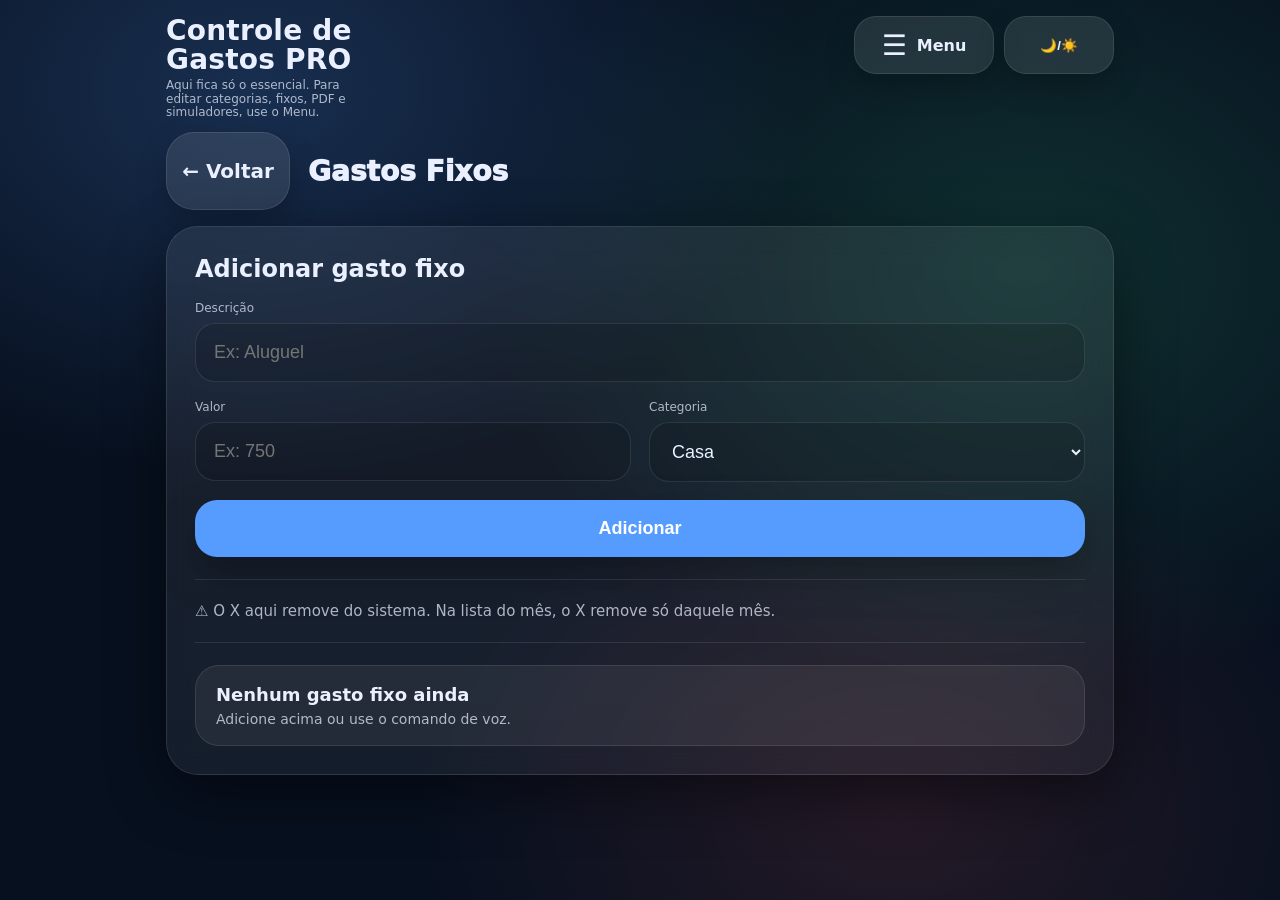
<file: fixos.html>
<!doctype html>
<html lang="pt-BR">
<head>
<meta charset="utf-8"/>
<meta name="viewport" content="width=device-width, initial-scale=1, viewport-fit=cover"/>
<title>Gastos Fixos • Controle de Gastos PRO</title>

<link rel="manifest" href="manifest.json">
<meta name="theme-color" content="#569cff">
<link rel="stylesheet" href="./ui.css">

<style>
:root{
  --bg:#07101f;
  --grad1: rgba(86,156,255,.22);
  --grad2: rgba(57,217,138,.16);
  --grad3: rgba(255,93,93,.12);

  --panel: rgba(255,255,255,.06);
  --panel2: rgba(255,255,255,.08);
  --stroke: rgba(255,255,255,.10);
  --text:#eaf0ff;
  --muted: rgba(234,240,255,.72);
  --accent:#569cff;
  --shadow: 0 18px 60px rgba(0,0,0,.45);
  --glass: blur(14px);
}
.light{
  --panel: rgba(0,0,0,.04);
  --panel2: rgba(0,0,0,.06);
  --stroke: rgba(0,0,0,.08);
  --text:#0d1222;
  --muted: rgba(13,18,34,.68);
  --shadow: 0 18px 60px rgba(0,0,0,.12);
}
*{box-sizing:border-box}
body{
  margin:0;
  min-height:100vh;
  color:var(--text);
  font-family:system-ui,-apple-system,Segoe UI,Roboto,Ubuntu,Cantarell,Noto Sans,sans-serif;
  background:
    radial-gradient(1000px 700px at 20% 10%, var(--grad1), transparent 55%),
    radial-gradient(900px 700px at 80% 30%, var(--grad2), transparent 60%),
    radial-gradient(800px 600px at 70% 90%, var(--grad3), transparent 60%),
    var(--bg);
}
.wrap{max-width:980px;margin:auto;padding:16px;padding-bottom:120px}
.topbar{display:flex;align-items:flex-start;justify-content:space-between;gap:12px;margin-bottom:12px}
.topbar .left{display:flex;gap:14px;align-items:flex-start}
.brand h1{margin:0;font-size:28px;line-height:1.05;font-weight:900}
.brand .sub{margin-top:4px;color:var(--muted);font-size:12px;line-height:1.15;max-width:180px}
.topActions{display:flex;gap:10px;align-items:center}
.pill{
  display:flex;gap:10px;align-items:center;justify-content:center;
  padding:10px 14px;border-radius:22px;
  border:1px solid var(--stroke);
  min-width:140px;
  min-height:58px;
  font-weight:900;
  background:rgba(255,255,255,.10);
  box-shadow:0 12px 30px rgba(0,0,0,.22);
  color:var(--text);
  text-decoration:none;
}
.pill.smallPill{min-width:110px}
.backRow{display:flex;align-items:center;gap:18px;margin:12px 0 16px}
.backBtn{
  display:flex;align-items:center;justify-content:center;gap:8px;
  min-width:124px;min-height:78px;
  border-radius:28px;
  background:rgba(255,255,255,.10);
  border:1px solid var(--stroke);
  box-shadow:0 12px 30px rgba(0,0,0,.22);
  color:var(--text);
  text-decoration:none;
  font-weight:900;
  font-size:20px;
}
.backTitle{font-size:28px;font-weight:950}
.card{
  background: linear-gradient(180deg, var(--panel2), var(--panel));
  border:1px solid var(--stroke);
  border-radius:32px;
  box-shadow:var(--shadow);
  backdrop-filter:var(--glass);
  padding:28px;
}
.card h2{
  margin:0 0 18px;
  font-size:24px;
  font-weight:900;
}
label{
  display:block;
  font-size:12px;
  color:var(--muted);
  margin-bottom:8px;
}
input,select{
  width:100%;
  border-radius:20px;
  padding:18px 18px;
  border:1px solid var(--stroke);
  background:rgba(0,0,0,.14);
  color:var(--text);
  outline:none;
  font-size:18px;
}
.light input,.light select{background:rgba(255,255,255,.72)}
.grid2{display:grid;grid-template-columns:1fr 1fr;gap:18px}
.row{display:flex;gap:14px;align-items:center;flex-wrap:wrap}
.btn{
  appearance:none;border:0;cursor:pointer;
  border-radius:22px;
  padding:18px 26px;
  font-size:18px;
  font-weight:900;
  color:#fff;
  background:var(--accent);
  box-shadow:0 18px 40px rgba(0,0,0,.28);
}
.btn.ghost{
  background:rgba(255,255,255,.08);
  border:1px solid var(--stroke);
  color:var(--text);
}
.hr{height:1px;background:var(--stroke);margin:22px 0}
.small{font-size:12px;color:var(--muted)}
.list{display:grid;gap:14px}
.item{
  display:flex;align-items:center;justify-content:space-between;gap:12px;
  background:rgba(255,255,255,.06);
  border:1px solid var(--stroke);
  border-radius:24px;
  padding:18px 20px;
}
.itemLeft{min-width:0}
.itemTitle{font-size:18px;font-weight:900;white-space:nowrap;overflow:hidden;text-overflow:ellipsis}
.itemMeta{margin-top:6px;color:var(--muted);font-size:14px}
.badge{
  display:inline-flex;align-items:center;gap:8px;
  padding:8px 12px;border-radius:999px;
  border:1px solid var(--stroke);
  background:rgba(255,255,255,.08);
  color:var(--text);font-size:13px;
}
.itemRight{display:flex;align-items:center;gap:10px}
.iconBtn{
  width:86px;height:86px;border-radius:24px;
  display:flex;align-items:center;justify-content:center;
  background:rgba(255,255,255,.08);
  border:1px solid var(--stroke);
  color:var(--text);
  font-size:28px;
  cursor:pointer;
}
#debugBox{
  position:fixed; left:12px; right:12px; bottom:12px;
  background:rgba(0,0,0,.78); color:#fff; padding:10px; border-radius:12px;
  font-size:12px; z-index:9999; display:none; white-space:pre-wrap;
}
@media (max-width:720px){
  .brand h1{font-size:24px}
  .backBtn{min-width:124px;min-height:78px}
  .backTitle{font-size:22px}
  .grid2{grid-template-columns:1fr}
  .item{align-items:flex-start}
  .iconBtn{width:74px;height:74px}
}
</style>
</head>
<body>

<div class="wrap">
  <div class="topbar">
    <div class="left">
      <div class="brand">
        <h1>Controle de<br>Gastos PRO</h1>
        <div class="sub">Aqui fica só o essencial. Para editar categorias, fixos, PDF e simuladores, use o Menu.</div>
      </div>
    </div>
    <div class="topActions">
      <a class="pill" href="./index.html#menu"><span style="font-size:28px">☰</span> <span>Menu</span></a>
      <button class="pill smallPill" type="button" onclick="toggleTheme()">🌙/☀️</button>
    </div>
  </div>

  <div class="backRow">
    <a class="backBtn" href="./index.html?home=1">← Voltar</a>
    <div class="backTitle">Gastos Fixos</div>
  </div>

  <div class="card">
    <h2>Adicionar gasto fixo</h2>

    <div>
      <label>Descrição</label>
      <input id="descFixo" placeholder="Ex: Aluguel">
    </div>

    <div class="grid2" style="margin-top:18px">
      <div>
        <label>Valor</label>
        <input id="valorFixo" type="number" placeholder="Ex: 750">
      </div>
      <div>
        <label>Categoria</label>
        <select id="categoriaFixo"></select>
      </div>
    </div>

    <div class="row" style="margin-top:18px">
      <button class="btn" onclick="addFixo()">Adicionar</button>
    </div>

    <div class="hr"></div>

    <div class="small" style="font-size:15px">
      ⚠️ O X aqui remove do sistema. Na lista do mês, o X remove só daquele mês.
    </div>

    <div class="hr"></div>

    <div id="listaFixos" class="list"></div>
  </div>
</div>

<div id="debugBox"></div>

<script>
function dbg(msg){
  const box = document.getElementById("debugBox");
  if(!box) return;
  box.style.display = "block";
  box.textContent = String(msg);
}
window.addEventListener("error", (e)=>{
  dbg("Erro JS:\n" + (e.message || e.type) + "\n" + (e.filename||"") + ":" + (e.lineno||"") + ":" + (e.colno||""));
});
window.addEventListener("unhandledrejection", (e)=>{
  dbg("Promise rejeitada:\n" + (e.reason && (e.reason.code || e.reason.message) ? (e.reason.code + " - " + e.reason.message) : String(e.reason)));
});
</script>

<script>
const DEFAULT_CATEGORIAS = ["Casa","Alimentação","Transporte","Lazer","Pets","Investimentos","Outros"];
const FIXOS_KEY = "fixos_global_v1";
const CAT_KEY = "categorias_global_v1";
const VOICE_CMD_KEY = "voice_cmd";
const VOICE_TS_KEY = "voice_ts";

let categorias = [];
let fixos = [];

function escapeHtml(s){
  return String(s||"")
    .replaceAll("&","&amp;")
    .replaceAll("<","&lt;")
    .replaceAll(">","&gt;")
    .replaceAll('"',"&quot;")
    .replaceAll("'","&#039;");
}
function money(n){
  return Number(n||0).toLocaleString("pt-BR",{style:"currency",currency:"BRL"});
}
function uid(){
  return Math.random().toString(16).slice(2) + Date.now().toString(16);
}
function normalize(text){
  return String(text || "")
    .normalize("NFD")
    .replace(/[\u0300-\u036f]/g, "")
    .toLowerCase()
    .trim();
}
function loadAll(){
  try{
    const c = JSON.parse(localStorage.getItem(CAT_KEY) || "null");
    categorias = Array.isArray(c) && c.length ? c : [...DEFAULT_CATEGORIAS];
  }catch(e){
    categorias = [...DEFAULT_CATEGORIAS];
  }
  if(!categorias.includes("Investimentos")) categorias.push("Investimentos");

  try{
    const f = JSON.parse(localStorage.getItem(FIXOS_KEY) || "[]");
    fixos = Array.isArray(f) ? f : [];
  }catch(e){
    fixos = [];
  }
}
function saveAll(){
  localStorage.setItem(CAT_KEY, JSON.stringify(categorias));
  localStorage.setItem(FIXOS_KEY, JSON.stringify(fixos));
}
function renderCategorias(){
  const sel = document.getElementById("categoriaFixo");
  sel.innerHTML = categorias.map(c=>`<option value="${escapeHtml(c)}">${escapeHtml(c)}</option>`).join("");
}
function renderFixos(){
  const div = document.getElementById("listaFixos");
  if(!fixos.length){
    div.innerHTML = `
      <div class="item">
        <div class="itemLeft">
          <div class="itemTitle">Nenhum gasto fixo ainda</div>
          <div class="itemMeta">Adicione acima ou use o comando de voz.</div>
        </div>
      </div>
    `;
    return;
  }

  div.innerHTML = fixos.map((f,idx)=>`
    <div class="item">
      <div class="itemLeft">
        <div class="itemTitle">${escapeHtml(f.desc)}</div>
        <div class="itemMeta">
          ${money(f.amount)}
          <span class="badge" style="margin-left:10px">${escapeHtml(f.category)}</span>
        </div>
      </div>
      <div class="itemRight">
        <button class="iconBtn" title="Remover" onclick="removeFixo(${idx})">✕</button>
      </div>
    </div>
  `).join("");
}
function addFixo(){
  const desc = (document.getElementById("descFixo").value || "").trim();
  const amount = Number(document.getElementById("valorFixo").value || 0);
  const category = document.getElementById("categoriaFixo").value || "Outros";

  if(!desc) return alert("Digite a descrição.");
  if(!amount || amount <= 0) return alert("Digite um valor válido.");

  fixos.push({
    id: uid(),
    desc,
    amount,
    category
  });

  saveAll();
  renderFixos();

  document.getElementById("descFixo").value = "";
  document.getElementById("valorFixo").value = "";
}
function removeFixo(idx){
  if(idx < 0 || idx >= fixos.length) return;
  fixos.splice(idx,1);
  saveAll();
  renderFixos();
}
function toggleTheme(){
  document.body.classList.toggle("light");
  localStorage.setItem("theme", document.body.classList.contains("light") ? "light" : "dark");
}
function applyTheme(){
  const t = localStorage.getItem("theme");
  if(t === "light") document.body.classList.add("light");
}

/* ===== comando de voz desta página ===== */
function consumeVoiceCommand(){
  const raw = localStorage.getItem(VOICE_CMD_KEY);
  if(!raw) return;

  localStorage.removeItem(VOICE_CMD_KEY);
  localStorage.removeItem(VOICE_TS_KEY);

  const cmd = normalize(raw);

  // anote gastos fixos internet 99 casa
  if((cmd.startsWith("anote") || cmd.startsWith("anotar")) && cmd.includes("gastos fixos")){
    const after = raw.split(/gastos fixos/i)[1] ? raw.split(/gastos fixos/i)[1].trim() : "";
    const parts = after.split(/\s+/).filter(Boolean);

    let valIdx = -1;
    for(let i=0;i<parts.length;i++){
      const n = Number(String(parts[i]).replace(",", "."));
      if(!isNaN(n) && n > 0){
        valIdx = i;
        break;
      }
    }

    if(valIdx <= 0 || valIdx >= parts.length - 1) return;

    const desc = parts.slice(0, valIdx).join(" ");
    const amount = Number(String(parts[valIdx]).replace(",", "."));
    const categoryRaw = parts.slice(valIdx + 1).join(" ").trim();

    let category = categorias.find(c => normalize(c) === normalize(categoryRaw));
    if(!category) category = categoryRaw ? categoryRaw.charAt(0).toUpperCase() + categoryRaw.slice(1) : "Outros";
    if(!categorias.includes(category)) categorias.push(category);

    fixos.push({
      id: uid(),
      desc,
      amount,
      category
    });

    saveAll();
    renderCategorias();
    renderFixos();
    return;
  }

  // remover gasto fixo internet
  if(cmd.startsWith("remover gasto fixo") || cmd.startsWith("apagar gasto fixo") || cmd.startsWith("excluir gasto fixo")){
    const nome = raw.replace(/^(remover|apagar|excluir)\s+gasto\s+fixo\s+/i, "").trim();
    const idx = fixos.findIndex(f => normalize(f.desc) === normalize(nome));
    if(idx >= 0){
      fixos.splice(idx,1);
      saveAll();
      renderFixos();
    }
  }
}

document.addEventListener("DOMContentLoaded", ()=>{
  applyTheme();
  loadAll();
  renderCategorias();
  renderFixos();
  consumeVoiceCommand();
});
</script>
</body>
</html>
</file>
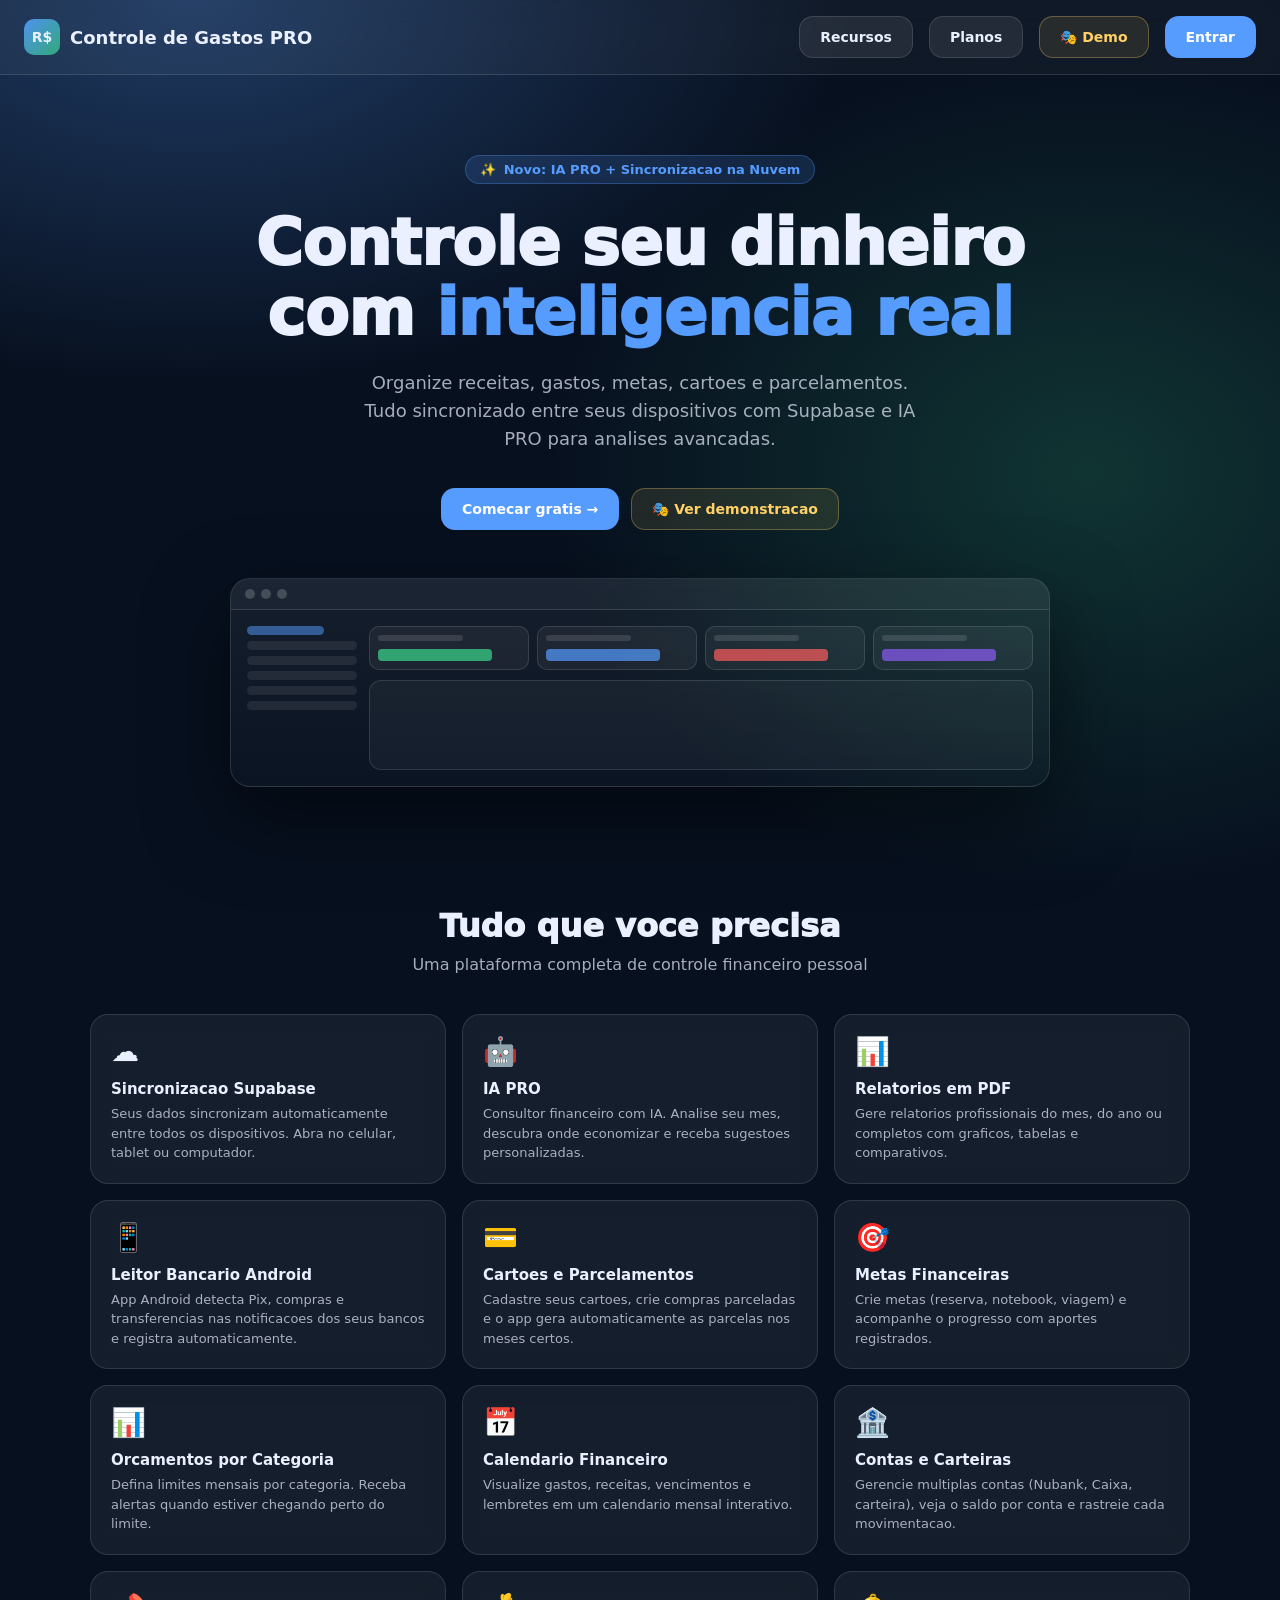
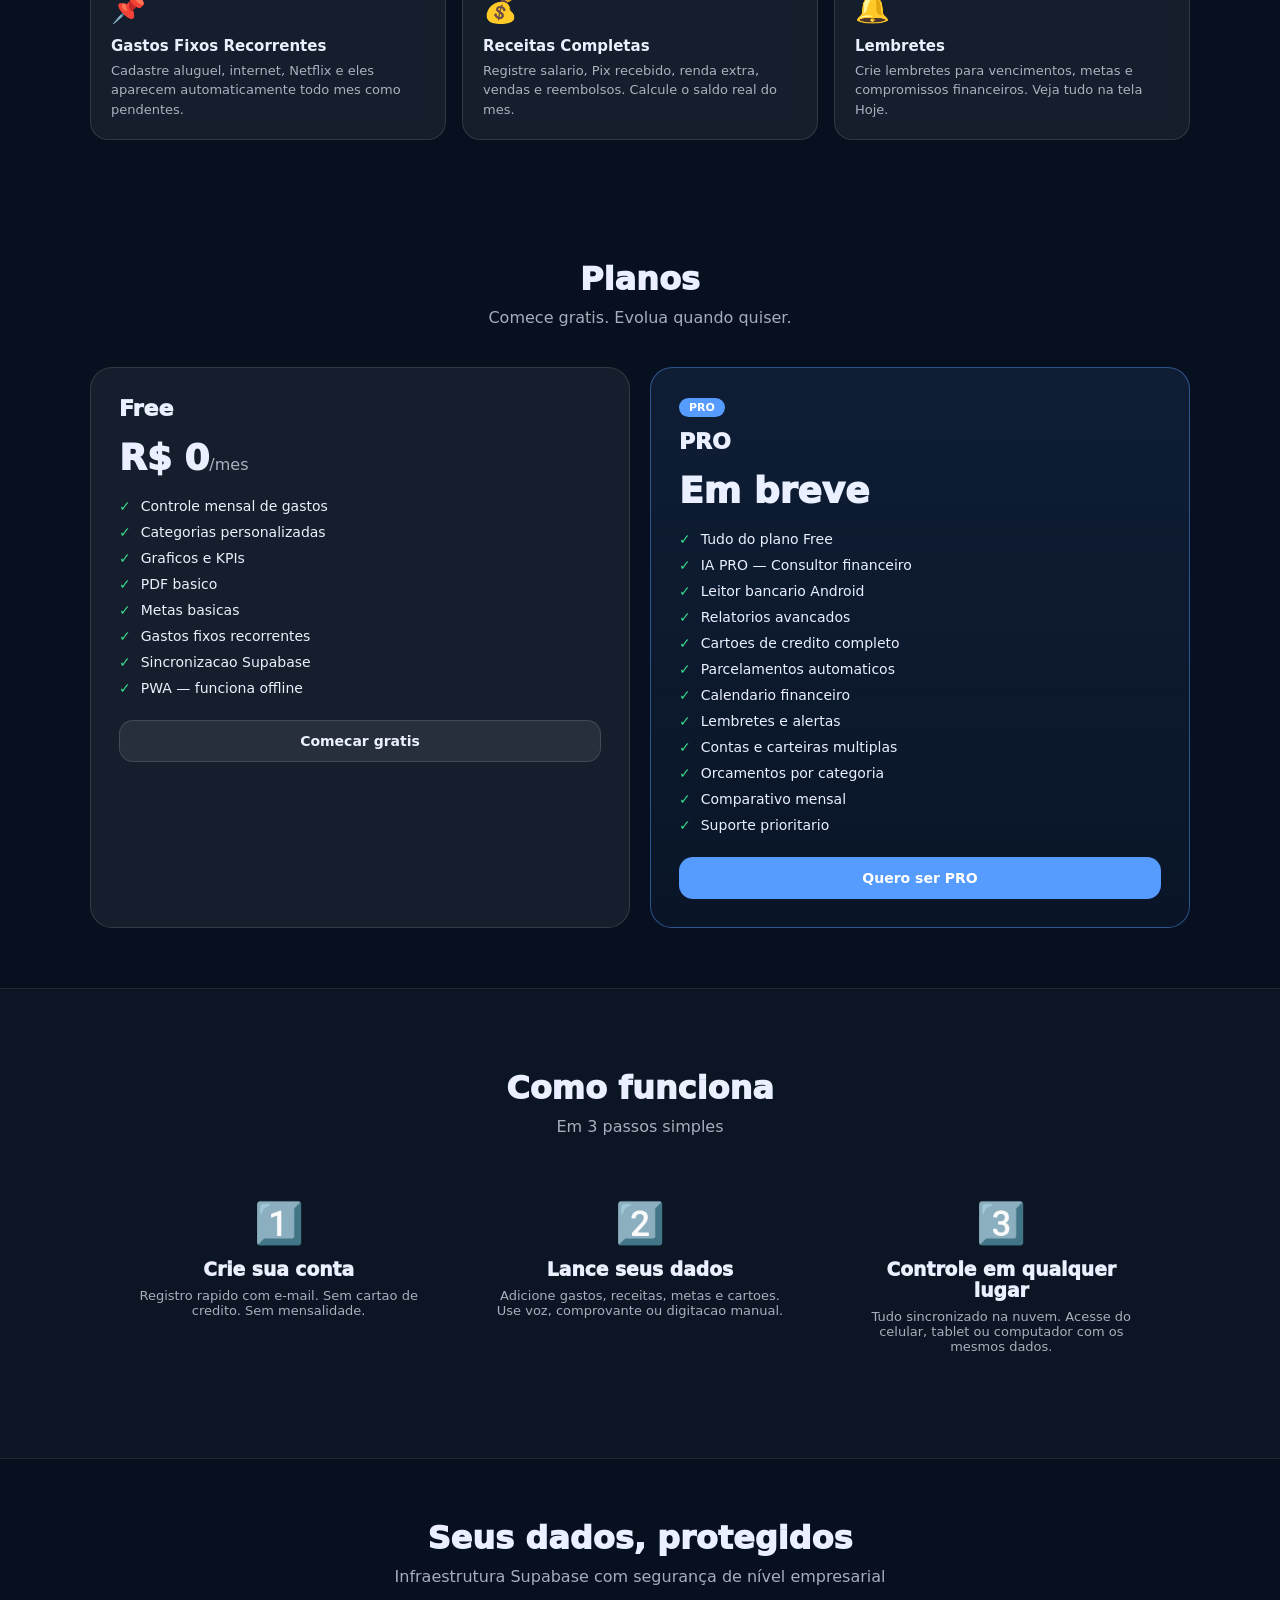
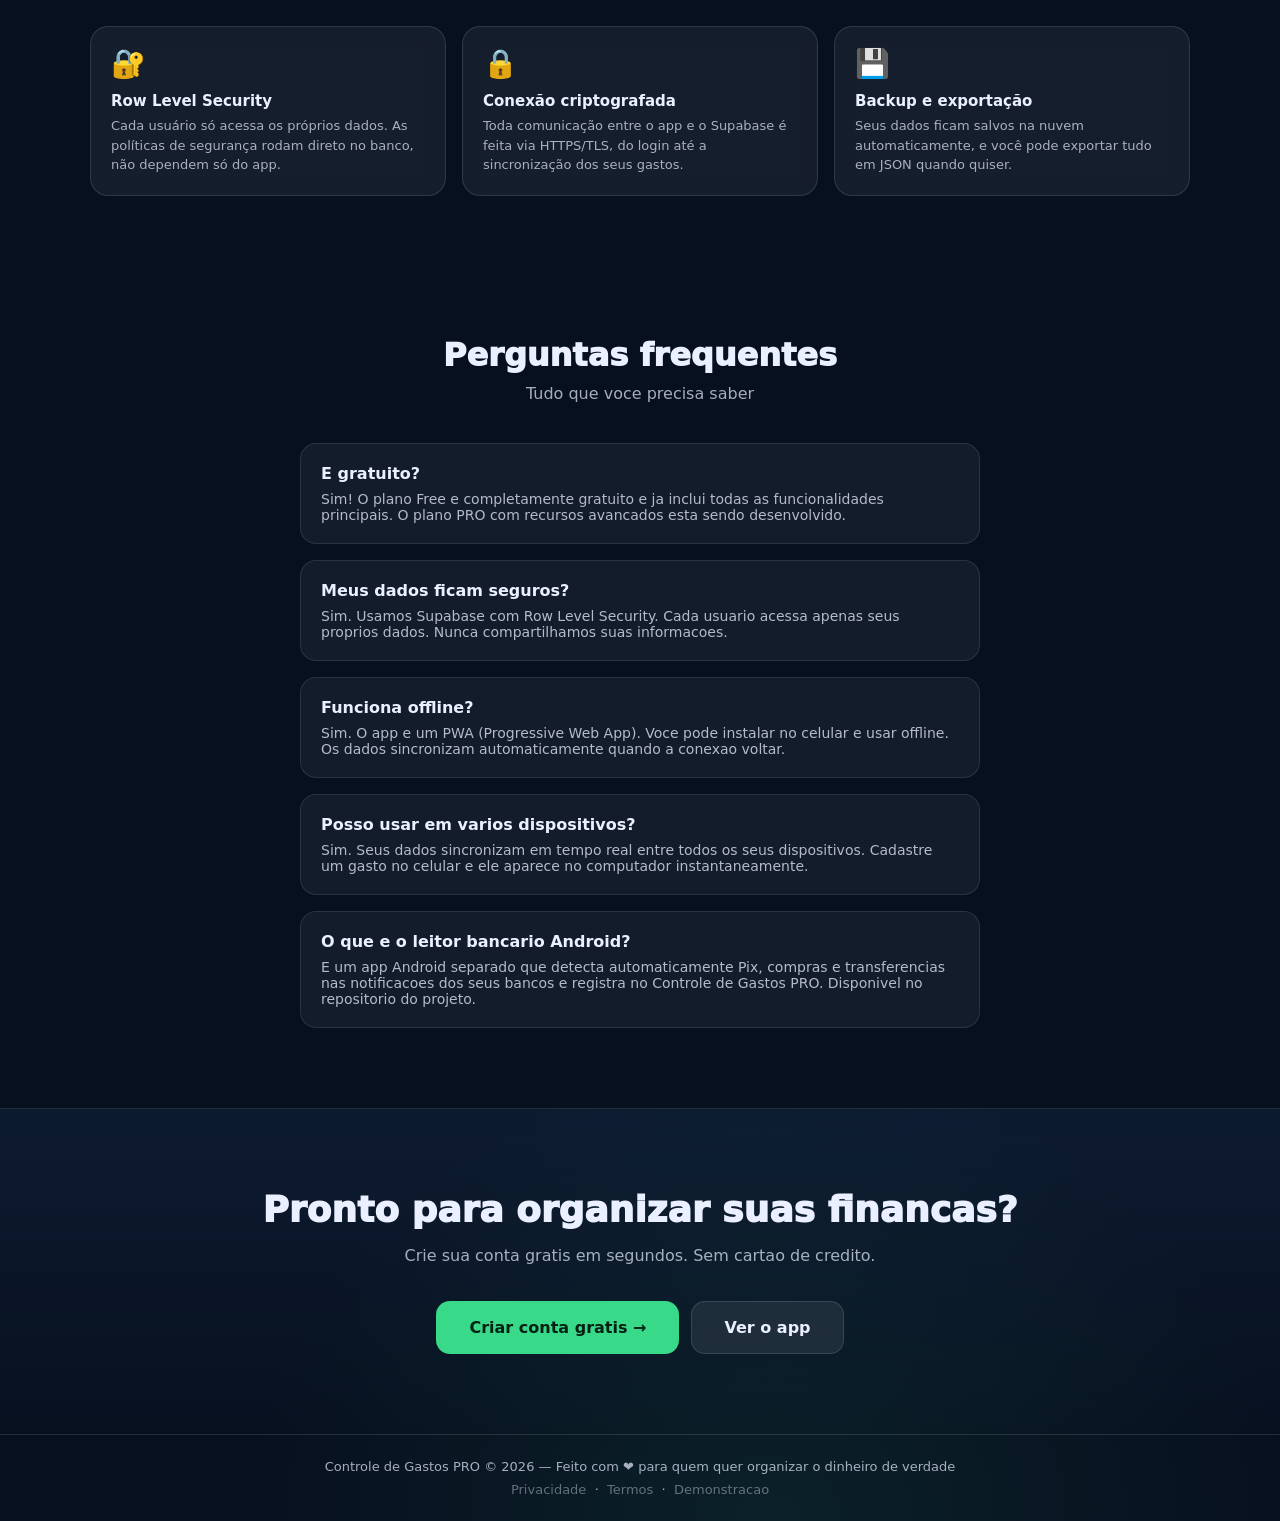
<file: landing.html>
<!doctype html>
<html lang="pt-BR">
<head>
<meta charset="utf-8"/>
<meta name="viewport" content="width=device-width, initial-scale=1"/>
<title>Controle de Gastos PRO — Organize seu dinheiro com IA</title>
<meta name="description" content="Controle de gastos completo com IA, sincronizacao na nuvem, PDF, cartoes, metas financeiras e leitor bancario Android.">
<meta name="theme-color" content="#569cff">
<style>
*{box-sizing:border-box;margin:0;padding:0}
:root{
  --bg:#07101f;
  --text:#eaf0ff;
  --muted:rgba(234,240,255,.70);
  --accent:#569cff;
  --good:#39d98a;
  --purple:#8b5cf6;
  --stroke:rgba(255,255,255,.12);
  --panel:rgba(255,255,255,.06);
  --radius:18px;
}
body{
  font-family:system-ui,-apple-system,Segoe UI,Roboto,sans-serif;
  background:
    radial-gradient(1200px 700px at 15% 0%, rgba(86,156,255,.30), transparent 55%),
    radial-gradient(900px 700px at 85% 10%, rgba(57,217,138,.18), transparent 60%),
    radial-gradient(800px 700px at 60% 100%, rgba(20,70,60,.30), transparent 65%),
    var(--bg);
  color:var(--text);
  min-height:100vh;
}
/* MOCKUP do dashboard no hero */
.hero-mockup{
  max-width:820px;margin:48px auto 0;
  border-radius:20px;
  border:1px solid var(--stroke);
  background:linear-gradient(180deg, rgba(255,255,255,.06), rgba(255,255,255,.02));
  box-shadow:0 30px 80px rgba(0,0,0,.5);
  overflow:hidden;
  text-align:left;
}
.hero-mockup-bar{
  display:flex;gap:6px;align-items:center;
  padding:10px 14px;border-bottom:1px solid var(--stroke);
  background:rgba(255,255,255,.03);
}
.hero-mockup-bar span{width:10px;height:10px;border-radius:50%;background:rgba(255,255,255,.18)}
.hero-mockup-body{display:flex;gap:12px;padding:16px}
.hero-mockup-side{
  width:110px;flex:0 0 auto;display:flex;flex-direction:column;gap:6px;
}
.hero-mockup-side div{height:9px;border-radius:5px;background:rgba(255,255,255,.08)}
.hero-mockup-side div:first-child{width:70%;background:rgba(86,156,255,.5)}
.hero-mockup-main{flex:1;min-width:0;display:flex;flex-direction:column;gap:10px}
.hero-mockup-kpis{display:grid;grid-template-columns:repeat(4,1fr);gap:8px}
.hmk{border-radius:10px;border:1px solid var(--stroke);background:rgba(255,255,255,.05);padding:8px}
.hmk .hmkbar{height:6px;border-radius:4px;background:rgba(255,255,255,.12);margin-bottom:8px;width:60%}
.hmk .hmkval{height:12px;border-radius:4px;width:80%}
.hmk.good .hmkval{background:rgba(57,217,138,.7)}
.hmk.danger .hmkval{background:rgba(255,93,93,.7)}
.hmk.warn .hmkval{background:rgba(255,209,102,.7)}
.hmk.purple .hmkval{background:rgba(139,92,246,.7)}
.hero-mockup-card{flex:1;border-radius:12px;border:1px solid var(--stroke);background:rgba(255,255,255,.04);min-height:90px}
@media(max-width:640px){
  .hero-mockup-side{display:none}
  .hero-mockup-kpis{grid-template-columns:repeat(2,1fr)}
}
a{color:inherit;text-decoration:none}
.wrap{max-width:1100px;margin:auto;padding:20px}
/* NAV */
nav{
  display:flex;align-items:center;justify-content:space-between;
  padding:16px 24px;
  background:rgba(255,255,255,.04);
  border-bottom:1px solid var(--stroke);
  backdrop-filter:blur(12px);
  position:sticky;top:0;z-index:100;
}
.nav-brand{display:flex;align-items:center;gap:10px;font-weight:900;font-size:18px}
.nav-logo{width:36px;height:36px;border-radius:10px;background:linear-gradient(135deg,rgba(86,156,255,.9),rgba(57,217,138,.7));display:flex;align-items:center;justify-content:center;font-weight:900;font-size:14px}
.nav-links{display:flex;gap:16px;align-items:center}
.btn{display:inline-flex;align-items:center;justify-content:center;gap:8px;padding:12px 20px;border-radius:14px;font-weight:700;cursor:pointer;text-decoration:none;border:1px solid var(--stroke);background:rgba(255,255,255,.08);color:var(--text);font-size:14px;transition:all .15s}
.btn:hover{background:rgba(255,255,255,.14)}
.btn.primary{background:var(--accent);border-color:rgba(86,156,255,.8);color:#fff}
.btn.primary:hover{background:#4585e8}
.btn.good{background:var(--good);border-color:rgba(57,217,138,.7);color:#062114}
/* HERO */
.hero{text-align:center;padding:80px 20px 60px}
.hero-badge{
  display:inline-flex;gap:8px;align-items:center;
  padding:6px 14px;border-radius:999px;
  background:rgba(86,156,255,.15);border:1px solid rgba(86,156,255,.30);
  font-size:13px;font-weight:700;color:var(--accent);margin-bottom:24px;
}
.hero h1{font-size:clamp(32px,6vw,64px);font-weight:950;line-height:1.1;letter-spacing:-.5px;margin-bottom:20px}
.hero h1 span{color:var(--accent)}
.hero p{font-size:18px;color:var(--muted);max-width:560px;margin:0 auto 36px;line-height:1.55}
.hero-cta{display:flex;gap:12px;justify-content:center;flex-wrap:wrap}
/* FEATURES GRID */
.features{padding:60px 0}
.features h2{text-align:center;font-size:32px;font-weight:950;margin-bottom:10px}
.features .sub{text-align:center;color:var(--muted);margin-bottom:40px}
.feat-grid{display:grid;grid-template-columns:repeat(auto-fit,minmax(280px,1fr));gap:16px}
.feat-card{
  background:var(--panel);
  border:1px solid var(--stroke);
  border-radius:var(--radius);
  padding:20px;
  backdrop-filter:blur(10px);
}
.feat-icon{font-size:28px;margin-bottom:12px}
.feat-card h3{font-weight:900;font-size:15px;margin-bottom:6px}
.feat-card p{font-size:13px;color:var(--muted);line-height:1.5}
/* PLANS */
.plans{padding:60px 0}
.plans h2{text-align:center;font-size:32px;font-weight:950;margin-bottom:10px}
.plans .sub{text-align:center;color:var(--muted);margin-bottom:40px}
.plan-grid{display:grid;grid-template-columns:repeat(auto-fit,minmax(280px,1fr));gap:20px}
.plan-card{
  background:var(--panel);
  border:1px solid var(--stroke);
  border-radius:22px;
  padding:28px;
}
.plan-card.pro{
  border-color:rgba(86,156,255,.45);
  background:linear-gradient(180deg,rgba(86,156,255,.10),rgba(86,156,255,.04));
}
.plan-name{font-weight:950;font-size:22px;margin-bottom:4px}
.plan-badge{display:inline-block;padding:3px 10px;border-radius:999px;font-size:11px;font-weight:800;background:var(--accent);color:#fff;margin-bottom:12px}
.plan-price{font-size:36px;font-weight:950;margin:16px 0 20px}
.plan-price span{font-size:16px;font-weight:500;color:var(--muted)}
.plan-feat{list-style:none;display:flex;flex-direction:column;gap:10px;margin-bottom:24px}
.plan-feat li{display:flex;gap:10px;font-size:14px;align-items:flex-start}
.plan-feat li::before{content:"✓";color:var(--good);font-weight:900;flex-shrink:0}
/* CTA FINAL */
.cta-final{
  text-align:center;padding:80px 20px;
  background:linear-gradient(180deg,rgba(86,156,255,.08),transparent);
  border-top:1px solid var(--stroke);
}
.cta-final h2{font-size:36px;font-weight:950;margin-bottom:16px}
.cta-final p{color:var(--muted);max-width:480px;margin:0 auto 36px}
/* FOOTER */
footer{
  text-align:center;padding:24px;
  border-top:1px solid var(--stroke);
  color:var(--muted);font-size:13px;
}
/* Responsive */
@media(max-width:600px){
  nav .nav-links .btn:not(.primary){display:none}
  .hero{padding:50px 16px 40px}
  .hero h1{font-size:32px}
}
</style>
</head>
<body>

<nav>
  <div class="nav-brand">
    <div class="nav-logo">R$</div>
    Controle de Gastos PRO
  </div>
  <div class="nav-links">
    <a href="#recursos" class="btn">Recursos</a>
    <a href="#planos" class="btn">Planos</a>
    <a href="./index.html?demo=1" class="btn" style="background:rgba(255,209,102,.10);color:#ffd166;border-color:rgba(255,209,102,.3)">🎭 Demo</a>
    <a href="./login.html" class="btn primary">Entrar</a>
  </div>
</nav>

<!-- HERO -->
<section class="hero wrap">
  <div class="hero-badge">
    <span>✨</span> Novo: IA PRO + Sincronizacao na Nuvem
  </div>
  <h1>Controle seu dinheiro<br>com <span>inteligencia real</span></h1>
  <p>Organize receitas, gastos, metas, cartoes e parcelamentos. Tudo sincronizado entre seus dispositivos com Supabase e IA PRO para analises avancadas.</p>
  <div class="hero-cta">
    <a href="./login.html" class="btn primary">Comecar gratis →</a>
    <a href="./index.html?demo=1" class="btn" style="background:rgba(255,209,102,.10);color:#ffd166;border-color:rgba(255,209,102,.3)">🎭 Ver demonstracao</a>
  </div>

  <!-- Mockup visual do dashboard (decorativo) -->
  <div class="hero-mockup">
    <div class="hero-mockup-bar"><span></span><span></span><span></span></div>
    <div class="hero-mockup-body">
      <div class="hero-mockup-side">
        <div></div><div></div><div></div><div></div><div></div><div></div>
      </div>
      <div class="hero-mockup-main">
        <div class="hero-mockup-kpis">
          <div class="hmk good"><div class="hmkbar"></div><div class="hmkval"></div></div>
          <div class="hmk"><div class="hmkbar"></div><div class="hmkval" style="background:rgba(86,156,255,.7)"></div></div>
          <div class="hmk danger"><div class="hmkbar"></div><div class="hmkval"></div></div>
          <div class="hmk purple"><div class="hmkbar"></div><div class="hmkval"></div></div>
        </div>
        <div class="hero-mockup-card"></div>
      </div>
    </div>
  </div>
</section>

<!-- FEATURES -->
<section class="features wrap" id="recursos">
  <h2>Tudo que voce precisa</h2>
  <p class="sub">Uma plataforma completa de controle financeiro pessoal</p>
  <div class="feat-grid">
    <div class="feat-card">
      <div class="feat-icon">☁️</div>
      <h3>Sincronizacao Supabase</h3>
      <p>Seus dados sincronizam automaticamente entre todos os dispositivos. Abra no celular, tablet ou computador.</p>
    </div>
    <div class="feat-card">
      <div class="feat-icon">🤖</div>
      <h3>IA PRO</h3>
      <p>Consultor financeiro com IA. Analise seu mes, descubra onde economizar e receba sugestoes personalizadas.</p>
    </div>
    <div class="feat-card">
      <div class="feat-icon">📊</div>
      <h3>Relatorios em PDF</h3>
      <p>Gere relatorios profissionais do mes, do ano ou completos com graficos, tabelas e comparativos.</p>
    </div>
    <div class="feat-card">
      <div class="feat-icon">📱</div>
      <h3>Leitor Bancario Android</h3>
      <p>App Android detecta Pix, compras e transferencias nas notificacoes dos seus bancos e registra automaticamente.</p>
    </div>
    <div class="feat-card">
      <div class="feat-icon">💳</div>
      <h3>Cartoes e Parcelamentos</h3>
      <p>Cadastre seus cartoes, crie compras parceladas e o app gera automaticamente as parcelas nos meses certos.</p>
    </div>
    <div class="feat-card">
      <div class="feat-icon">🎯</div>
      <h3>Metas Financeiras</h3>
      <p>Crie metas (reserva, notebook, viagem) e acompanhe o progresso com aportes registrados.</p>
    </div>
    <div class="feat-card">
      <div class="feat-icon">📊</div>
      <h3>Orcamentos por Categoria</h3>
      <p>Defina limites mensais por categoria. Receba alertas quando estiver chegando perto do limite.</p>
    </div>
    <div class="feat-card">
      <div class="feat-icon">📅</div>
      <h3>Calendario Financeiro</h3>
      <p>Visualize gastos, receitas, vencimentos e lembretes em um calendario mensal interativo.</p>
    </div>
    <div class="feat-card">
      <div class="feat-icon">🏦</div>
      <h3>Contas e Carteiras</h3>
      <p>Gerencie multiplas contas (Nubank, Caixa, carteira), veja o saldo por conta e rastreie cada movimentacao.</p>
    </div>
    <div class="feat-card">
      <div class="feat-icon">📌</div>
      <h3>Gastos Fixos Recorrentes</h3>
      <p>Cadastre aluguel, internet, Netflix e eles aparecem automaticamente todo mes como pendentes.</p>
    </div>
    <div class="feat-card">
      <div class="feat-icon">💰</div>
      <h3>Receitas Completas</h3>
      <p>Registre salario, Pix recebido, renda extra, vendas e reembolsos. Calcule o saldo real do mes.</p>
    </div>
    <div class="feat-card">
      <div class="feat-icon">🔔</div>
      <h3>Lembretes</h3>
      <p>Crie lembretes para vencimentos, metas e compromissos financeiros. Veja tudo na tela Hoje.</p>
    </div>
  </div>
</section>

<!-- PLANS -->
<section class="plans wrap" id="planos">
  <h2>Planos</h2>
  <p class="sub">Comece gratis. Evolua quando quiser.</p>
  <div class="plan-grid">
    <div class="plan-card">
      <div class="plan-name">Free</div>
      <div class="plan-price">R$ 0<span>/mes</span></div>
      <ul class="plan-feat">
        <li>Controle mensal de gastos</li>
        <li>Categorias personalizadas</li>
        <li>Graficos e KPIs</li>
        <li>PDF basico</li>
        <li>Metas basicas</li>
        <li>Gastos fixos recorrentes</li>
        <li>Sincronizacao Supabase</li>
        <li>PWA — funciona offline</li>
      </ul>
      <a href="./login.html" class="btn" style="width:100%;justify-content:center">Comecar gratis</a>
    </div>
    <div class="plan-card pro">
      <div class="plan-badge">PRO</div>
      <div class="plan-name">PRO</div>
      <div class="plan-price">Em breve<span></span></div>
      <ul class="plan-feat">
        <li>Tudo do plano Free</li>
        <li>IA PRO — Consultor financeiro</li>
        <li>Leitor bancario Android</li>
        <li>Relatorios avancados</li>
        <li>Cartoes de credito completo</li>
        <li>Parcelamentos automaticos</li>
        <li>Calendario financeiro</li>
        <li>Lembretes e alertas</li>
        <li>Contas e carteiras multiplas</li>
        <li>Orcamentos por categoria</li>
        <li>Comparativo mensal</li>
        <li>Suporte prioritario</li>
      </ul>
      <a href="./login.html" class="btn primary" style="width:100%;justify-content:center">Quero ser PRO</a>
    </div>
  </div>
</section>

<!-- COMO FUNCIONA -->
<section style="padding:60px 0;background:rgba(255,255,255,.02);border-top:1px solid rgba(255,255,255,.08);border-bottom:1px solid rgba(255,255,255,.08)">
  <div class="wrap">
    <h2 style="text-align:center;font-size:32px;font-weight:950;margin-bottom:10px">Como funciona</h2>
    <p style="text-align:center;color:rgba(234,240,255,.7);margin-bottom:40px">Em 3 passos simples</p>
    <div style="display:grid;grid-template-columns:repeat(auto-fit,minmax(220px,1fr));gap:24px">
      <div style="text-align:center;padding:24px">
        <div style="font-size:40px;margin-bottom:12px">1️⃣</div>
        <h3 style="font-weight:950;margin-bottom:8px">Crie sua conta</h3>
        <p style="font-size:13px;color:rgba(234,240,255,.7)">Registro rapido com e-mail. Sem cartao de credito. Sem mensalidade.</p>
      </div>
      <div style="text-align:center;padding:24px">
        <div style="font-size:40px;margin-bottom:12px">2️⃣</div>
        <h3 style="font-weight:950;margin-bottom:8px">Lance seus dados</h3>
        <p style="font-size:13px;color:rgba(234,240,255,.7)">Adicione gastos, receitas, metas e cartoes. Use voz, comprovante ou digitacao manual.</p>
      </div>
      <div style="text-align:center;padding:24px">
        <div style="font-size:40px;margin-bottom:12px">3️⃣</div>
        <h3 style="font-weight:950;margin-bottom:8px">Controle em qualquer lugar</h3>
        <p style="font-size:13px;color:rgba(234,240,255,.7)">Tudo sincronizado na nuvem. Acesse do celular, tablet ou computador com os mesmos dados.</p>
      </div>
    </div>
  </div>
</section>

<!-- SEGURANÇA -->
<section class="wrap" style="padding:60px 0">
  <h2 style="text-align:center;font-size:32px;font-weight:950;margin-bottom:10px">Seus dados, protegidos</h2>
  <p class="sub" style="text-align:center;color:var(--muted);margin-bottom:40px">Infraestrutura Supabase com segurança de nível empresarial</p>
  <div class="feat-grid">
    <div class="feat-card">
      <div class="feat-icon">🔐</div>
      <h3>Row Level Security</h3>
      <p>Cada usuário só acessa os próprios dados. As políticas de segurança rodam direto no banco, não dependem só do app.</p>
    </div>
    <div class="feat-card">
      <div class="feat-icon">🔒</div>
      <h3>Conexão criptografada</h3>
      <p>Toda comunicação entre o app e o Supabase é feita via HTTPS/TLS, do login até a sincronização dos seus gastos.</p>
    </div>
    <div class="feat-card">
      <div class="feat-icon">💾</div>
      <h3>Backup e exportação</h3>
      <p>Seus dados ficam salvos na nuvem automaticamente, e você pode exportar tudo em JSON quando quiser.</p>
    </div>
  </div>
</section>

<!-- FAQ -->
<section style="padding:60px 0">
  <div class="wrap">
    <h2 style="text-align:center;font-size:32px;font-weight:950;margin-bottom:10px">Perguntas frequentes</h2>
    <p style="text-align:center;color:rgba(234,240,255,.7);margin-bottom:40px">Tudo que voce precisa saber</p>
    <div style="display:flex;flex-direction:column;gap:16px;max-width:680px;margin:0 auto">
      <div style="background:rgba(255,255,255,.05);border:1px solid rgba(255,255,255,.10);border-radius:16px;padding:20px">
        <div style="font-weight:900;margin-bottom:8px">E gratuito?</div>
        <p style="font-size:14px;color:rgba(234,240,255,.75)">Sim! O plano Free e completamente gratuito e ja inclui todas as funcionalidades principais. O plano PRO com recursos avancados esta sendo desenvolvido.</p>
      </div>
      <div style="background:rgba(255,255,255,.05);border:1px solid rgba(255,255,255,.10);border-radius:16px;padding:20px">
        <div style="font-weight:900;margin-bottom:8px">Meus dados ficam seguros?</div>
        <p style="font-size:14px;color:rgba(234,240,255,.75)">Sim. Usamos Supabase com Row Level Security. Cada usuario acessa apenas seus proprios dados. Nunca compartilhamos suas informacoes.</p>
      </div>
      <div style="background:rgba(255,255,255,.05);border:1px solid rgba(255,255,255,.10);border-radius:16px;padding:20px">
        <div style="font-weight:900;margin-bottom:8px">Funciona offline?</div>
        <p style="font-size:14px;color:rgba(234,240,255,.75)">Sim. O app e um PWA (Progressive Web App). Voce pode instalar no celular e usar offline. Os dados sincronizam automaticamente quando a conexao voltar.</p>
      </div>
      <div style="background:rgba(255,255,255,.05);border:1px solid rgba(255,255,255,.10);border-radius:16px;padding:20px">
        <div style="font-weight:900;margin-bottom:8px">Posso usar em varios dispositivos?</div>
        <p style="font-size:14px;color:rgba(234,240,255,.75)">Sim. Seus dados sincronizam em tempo real entre todos os seus dispositivos. Cadastre um gasto no celular e ele aparece no computador instantaneamente.</p>
      </div>
      <div style="background:rgba(255,255,255,.05);border:1px solid rgba(255,255,255,.10);border-radius:16px;padding:20px">
        <div style="font-weight:900;margin-bottom:8px">O que e o leitor bancario Android?</div>
        <p style="font-size:14px;color:rgba(234,240,255,.75)">E um app Android separado que detecta automaticamente Pix, compras e transferencias nas notificacoes dos seus bancos e registra no Controle de Gastos PRO. Disponivel no repositorio do projeto.</p>
      </div>
    </div>
  </div>
</section>

<!-- CTA FINAL -->
<section class="cta-final">
  <h2>Pronto para organizar suas financas?</h2>
  <p>Crie sua conta gratis em segundos. Sem cartao de credito.</p>
  <div class="hero-cta">
    <a href="./login.html" class="btn good" style="font-size:16px;padding:16px 32px">Criar conta gratis →</a>
    <a href="./index.html" class="btn" style="font-size:16px;padding:16px 32px">Ver o app</a>
  </div>
</section>

<footer>
  <p>Controle de Gastos PRO &copy; 2026 — Feito com ❤️ para quem quer organizar o dinheiro de verdade</p>
  <p style="margin-top:8px">
    <a href="./privacy.html" style="color:rgba(234,240,255,.4);text-decoration:none">Privacidade</a>
    &nbsp;·&nbsp;
    <a href="./terms.html" style="color:rgba(234,240,255,.4);text-decoration:none">Termos</a>
    &nbsp;·&nbsp;
    <a href="./index.html?demo=1" style="color:rgba(234,240,255,.4);text-decoration:none">Demonstracao</a>
  </p>
</footer>

</body>
</html>
</file>
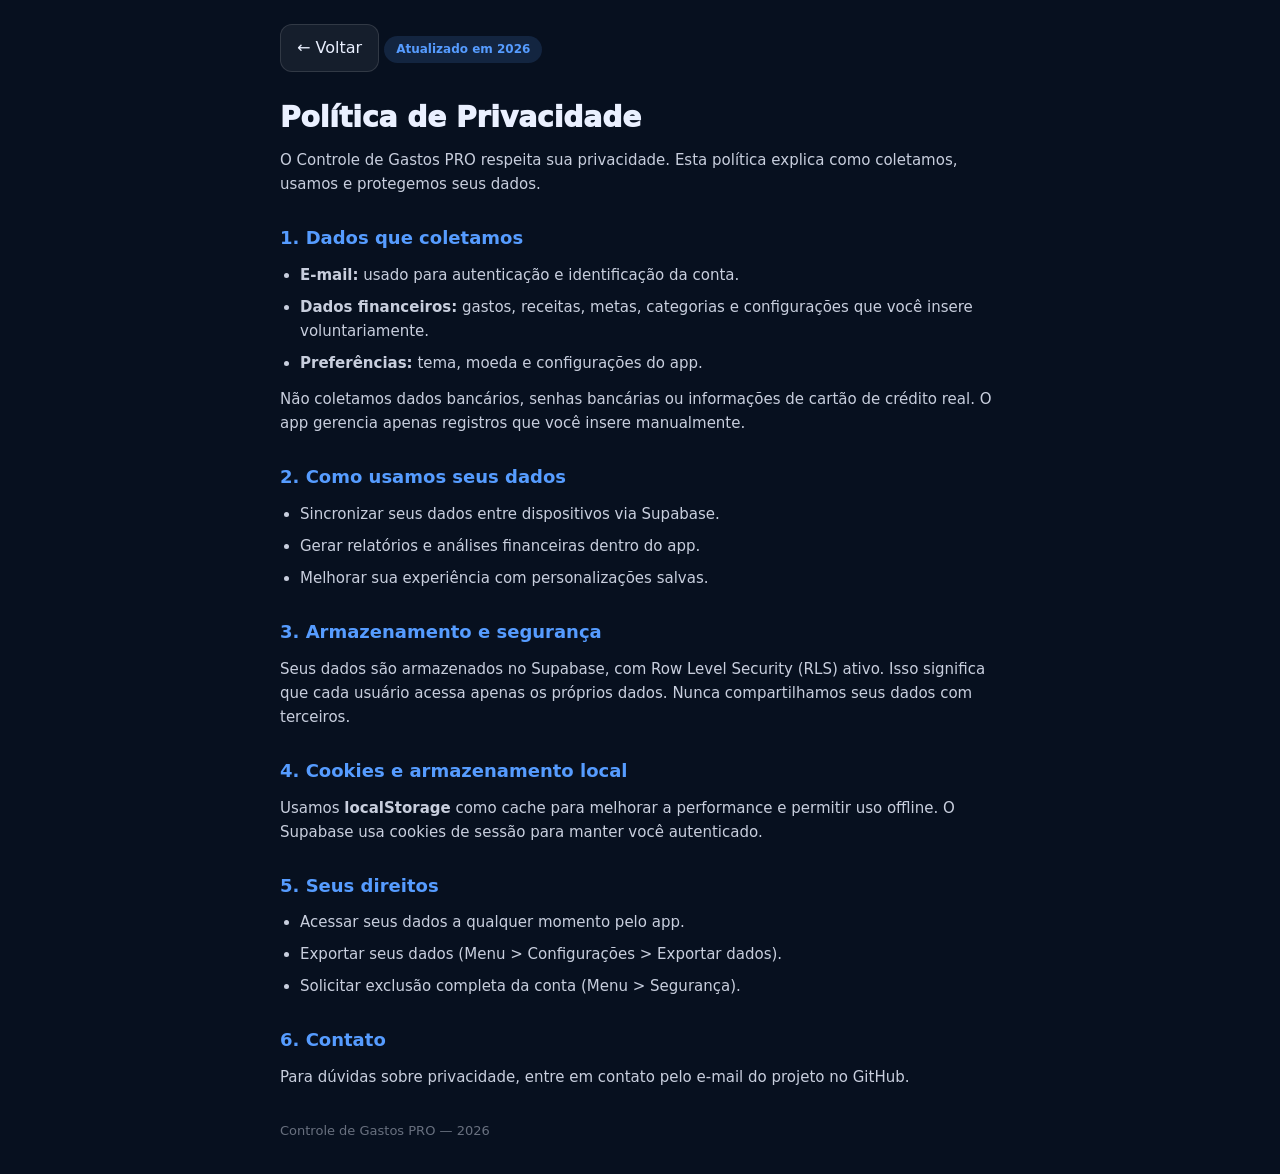
<file: privacy.html>
<!doctype html>
<html lang="pt-BR">
<head>
<meta charset="utf-8"/>
<meta name="viewport" content="width=device-width, initial-scale=1"/>
<title>Política de Privacidade — Controle de Gastos PRO</title>
<style>
*{box-sizing:border-box;margin:0;padding:0}
body{font-family:system-ui,-apple-system,Segoe UI,Roboto,sans-serif;background:#07101f;color:#eaf0ff;padding:24px;line-height:1.6}
.wrap{max-width:720px;margin:0 auto}
h1{font-size:28px;font-weight:950;margin-bottom:8px}
h2{font-size:18px;font-weight:900;margin:28px 0 10px;color:#569cff}
p,li{font-size:15px;color:rgba(234,240,255,.85);margin-bottom:8px}
ul{padding-left:20px;margin-bottom:12px}
.back{display:inline-flex;align-items:center;gap:8px;padding:10px 16px;border-radius:12px;border:1px solid rgba(255,255,255,.12);background:rgba(255,255,255,.06);color:#eaf0ff;text-decoration:none;margin-bottom:24px}
.badge{display:inline-block;padding:4px 12px;border-radius:999px;background:rgba(86,156,255,.15);color:#569cff;font-size:12px;font-weight:800;margin-bottom:16px}
</style>
</head>
<body>
<div class="wrap">
  <a href="javascript:history.back()" class="back">← Voltar</a>
  <div class="badge">Atualizado em 2026</div>
  <h1>Política de Privacidade</h1>
  <p>O Controle de Gastos PRO respeita sua privacidade. Esta política explica como coletamos, usamos e protegemos seus dados.</p>

  <h2>1. Dados que coletamos</h2>
  <ul>
    <li><b>E-mail:</b> usado para autenticação e identificação da conta.</li>
    <li><b>Dados financeiros:</b> gastos, receitas, metas, categorias e configurações que você insere voluntariamente.</li>
    <li><b>Preferências:</b> tema, moeda e configurações do app.</li>
  </ul>
  <p>Não coletamos dados bancários, senhas bancárias ou informações de cartão de crédito real. O app gerencia apenas registros que você insere manualmente.</p>

  <h2>2. Como usamos seus dados</h2>
  <ul>
    <li>Sincronizar seus dados entre dispositivos via Supabase.</li>
    <li>Gerar relatórios e análises financeiras dentro do app.</li>
    <li>Melhorar sua experiência com personalizações salvas.</li>
  </ul>

  <h2>3. Armazenamento e segurança</h2>
  <p>Seus dados são armazenados no Supabase, com Row Level Security (RLS) ativo. Isso significa que cada usuário acessa apenas os próprios dados. Nunca compartilhamos seus dados com terceiros.</p>

  <h2>4. Cookies e armazenamento local</h2>
  <p>Usamos <b>localStorage</b> como cache para melhorar a performance e permitir uso offline. O Supabase usa cookies de sessão para manter você autenticado.</p>

  <h2>5. Seus direitos</h2>
  <ul>
    <li>Acessar seus dados a qualquer momento pelo app.</li>
    <li>Exportar seus dados (Menu > Configurações > Exportar dados).</li>
    <li>Solicitar exclusão completa da conta (Menu > Segurança).</li>
  </ul>

  <h2>6. Contato</h2>
  <p>Para dúvidas sobre privacidade, entre em contato pelo e-mail do projeto no GitHub.</p>

  <p style="margin-top:32px;opacity:.5;font-size:13px">Controle de Gastos PRO — 2026</p>
</div>
</body>
</html>
</file>
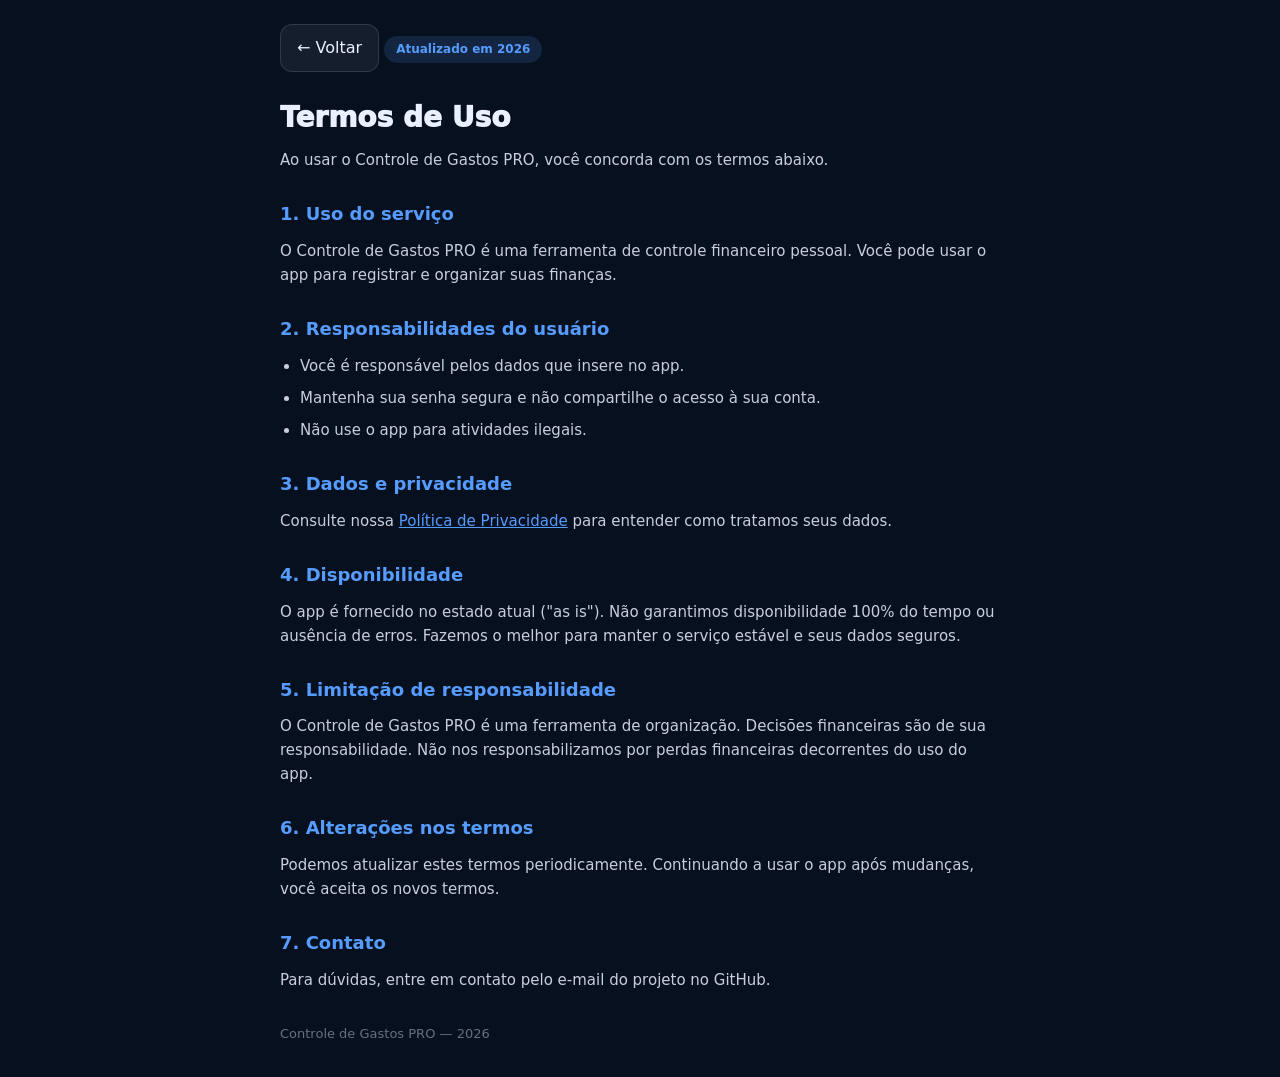
<file: terms.html>
<!doctype html>
<html lang="pt-BR">
<head>
<meta charset="utf-8"/>
<meta name="viewport" content="width=device-width, initial-scale=1"/>
<title>Termos de Uso — Controle de Gastos PRO</title>
<style>
*{box-sizing:border-box;margin:0;padding:0}
body{font-family:system-ui,-apple-system,Segoe UI,Roboto,sans-serif;background:#07101f;color:#eaf0ff;padding:24px;line-height:1.6}
.wrap{max-width:720px;margin:0 auto}
h1{font-size:28px;font-weight:950;margin-bottom:8px}
h2{font-size:18px;font-weight:900;margin:28px 0 10px;color:#569cff}
p,li{font-size:15px;color:rgba(234,240,255,.85);margin-bottom:8px}
ul{padding-left:20px;margin-bottom:12px}
.back{display:inline-flex;align-items:center;gap:8px;padding:10px 16px;border-radius:12px;border:1px solid rgba(255,255,255,.12);background:rgba(255,255,255,.06);color:#eaf0ff;text-decoration:none;margin-bottom:24px}
.badge{display:inline-block;padding:4px 12px;border-radius:999px;background:rgba(86,156,255,.15);color:#569cff;font-size:12px;font-weight:800;margin-bottom:16px}
</style>
</head>
<body>
<div class="wrap">
  <a href="javascript:history.back()" class="back">← Voltar</a>
  <div class="badge">Atualizado em 2026</div>
  <h1>Termos de Uso</h1>
  <p>Ao usar o Controle de Gastos PRO, você concorda com os termos abaixo.</p>

  <h2>1. Uso do serviço</h2>
  <p>O Controle de Gastos PRO é uma ferramenta de controle financeiro pessoal. Você pode usar o app para registrar e organizar suas finanças.</p>

  <h2>2. Responsabilidades do usuário</h2>
  <ul>
    <li>Você é responsável pelos dados que insere no app.</li>
    <li>Mantenha sua senha segura e não compartilhe o acesso à sua conta.</li>
    <li>Não use o app para atividades ilegais.</li>
  </ul>

  <h2>3. Dados e privacidade</h2>
  <p>Consulte nossa <a href="./privacy.html" style="color:#569cff">Política de Privacidade</a> para entender como tratamos seus dados.</p>

  <h2>4. Disponibilidade</h2>
  <p>O app é fornecido no estado atual ("as is"). Não garantimos disponibilidade 100% do tempo ou ausência de erros. Fazemos o melhor para manter o serviço estável e seus dados seguros.</p>

  <h2>5. Limitação de responsabilidade</h2>
  <p>O Controle de Gastos PRO é uma ferramenta de organização. Decisões financeiras são de sua responsabilidade. Não nos responsabilizamos por perdas financeiras decorrentes do uso do app.</p>

  <h2>6. Alterações nos termos</h2>
  <p>Podemos atualizar estes termos periodicamente. Continuando a usar o app após mudanças, você aceita os novos termos.</p>

  <h2>7. Contato</h2>
  <p>Para dúvidas, entre em contato pelo e-mail do projeto no GitHub.</p>

  <p style="margin-top:32px;opacity:.5;font-size:13px">Controle de Gastos PRO — 2026</p>
</div>
</body>
</html>
</file>
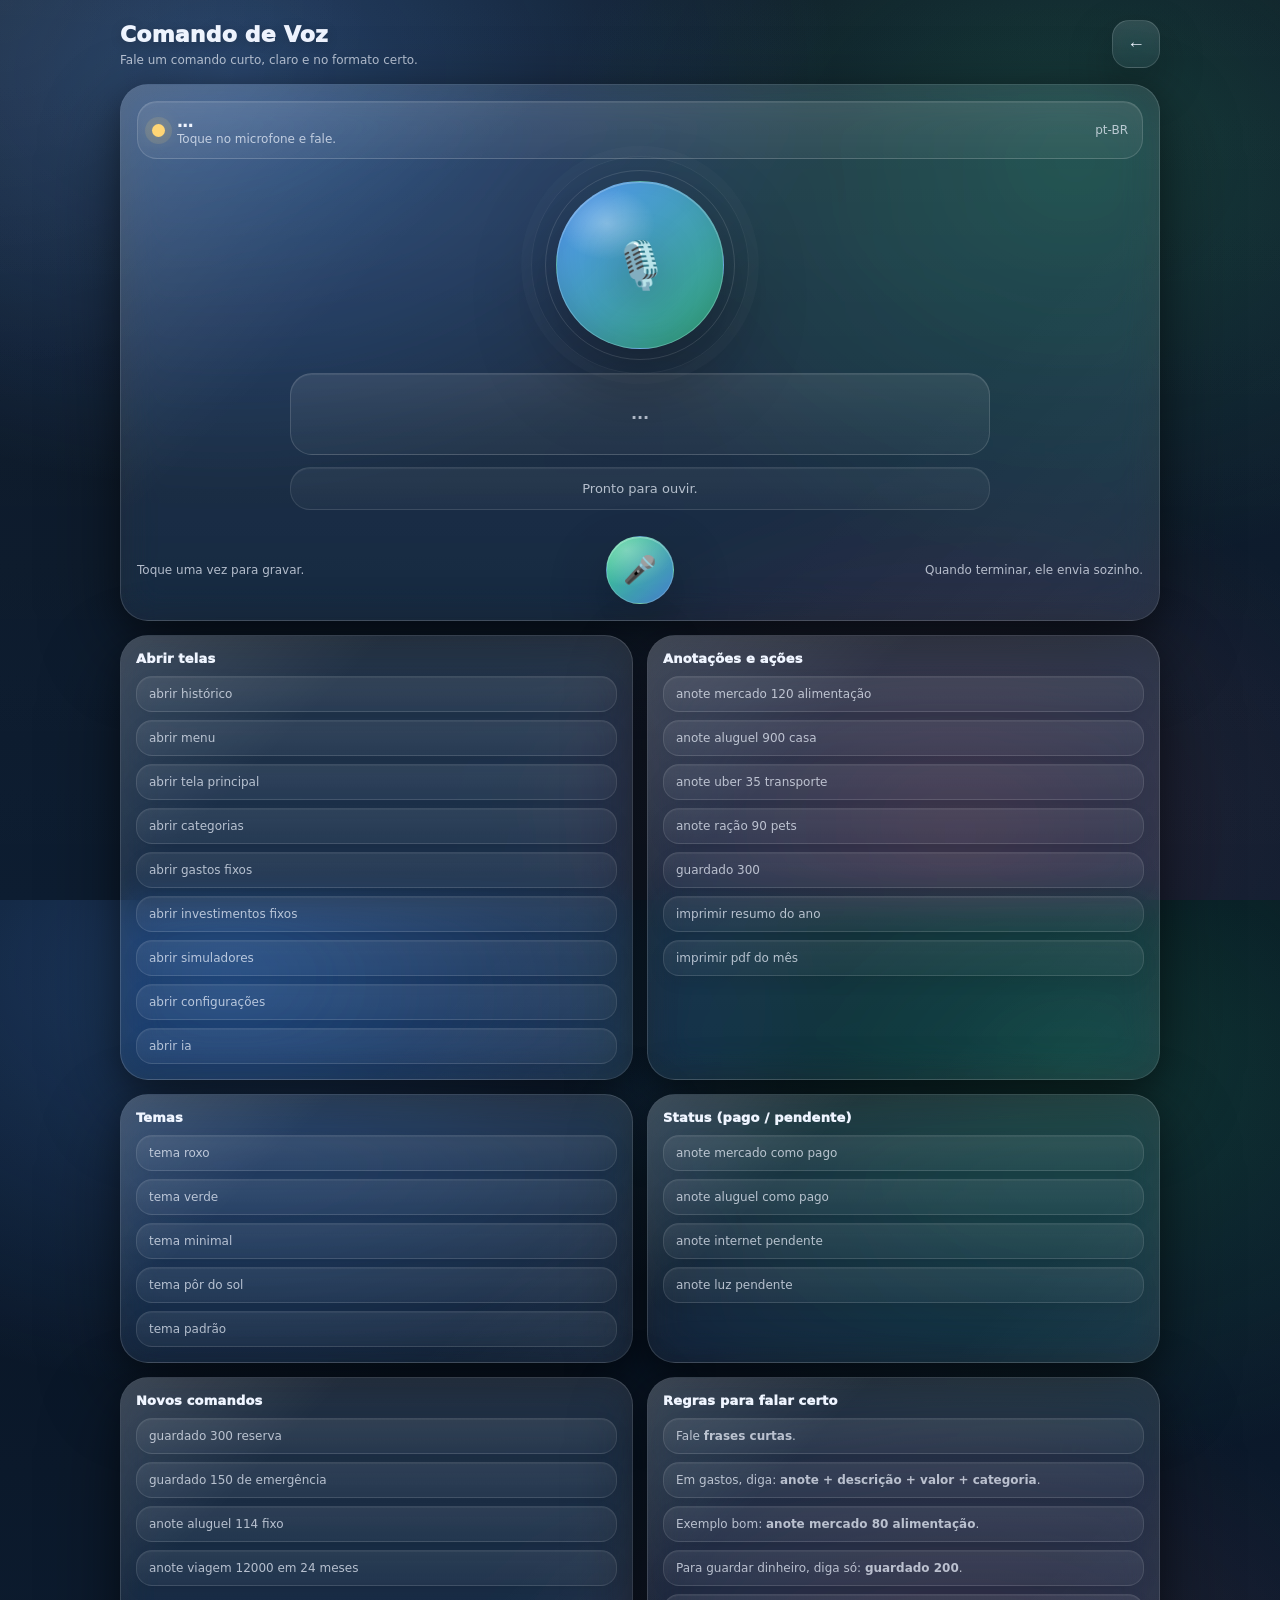
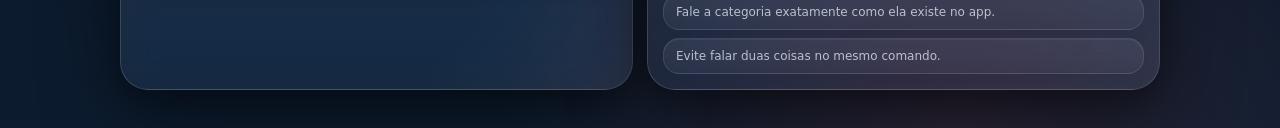
<file: voz.html>
<!doctype html>
<html lang="pt-BR">
<head>
<meta charset="utf-8"/>
<!-- ✅ BLOQUEIO DE ZOOM -->
<meta name="viewport" content="width=device-width, initial-scale=1, maximum-scale=1, user-scalable=no, viewport-fit=cover"/>
<title>Comando de Voz • Controle de Gastos PRO</title>

<link rel="manifest" href="manifest.json">
<meta name="theme-color" content="#569cff">

<style>
:root{
  --bg:#06111f;
  --bg-2:#0a1728;
  --bg-3:#0d1d31;

  --grad1: rgba(86,156,255,.30);
  --grad2: rgba(57,217,138,.18);
  --grad3: rgba(255,93,93,.12);

  --panel: rgba(255,255,255,.075);
  --panel2: rgba(255,255,255,.11);
  --panel3: rgba(255,255,255,.14);
  --stroke: rgba(255,255,255,.14);
  --stroke-strong: rgba(255,255,255,.20);

  --text:#eef4ff;
  --muted: rgba(238,244,255,.72);

  --accent:#569cff;
  --accent-2:#7eb7ff;
  --good:#39d98a;
  --warn:#ffd166;
  --danger:#ff5d5d;

  --shadow:
    0 30px 80px rgba(0,0,0,.45),
    0 10px 30px rgba(0,0,0,.28);

  --shadow-soft:
    0 18px 45px rgba(0,0,0,.25);

  --radius: 18px;
  --radius2: 28px;
  --glass: blur(18px) saturate(150%);
}

*{box-sizing:border-box}

html,body{
  height:100%;
  touch-action: pan-x pan-y;
}

body{
  margin:0;
  color:var(--text);
  font-family: Inter, system-ui,-apple-system,Segoe UI,Roboto,Ubuntu,Cantarell,Noto Sans,sans-serif;
  background:
    radial-gradient(1100px 760px at 18% 8%, var(--grad1), transparent 55%),
    radial-gradient(900px 700px at 84% 18%, var(--grad2), transparent 58%),
    radial-gradient(800px 620px at 75% 92%, var(--grad3), transparent 58%),
    linear-gradient(180deg, var(--bg), var(--bg-2) 45%, var(--bg-3));
  overflow-x:hidden;
  overflow-y:auto;
  -webkit-overflow-scrolling:touch;
  position:relative;
}

body::before{
  content:"";
  position:fixed;
  inset:0;
  pointer-events:none;
  background:
    linear-gradient(rgba(255,255,255,.03), rgba(255,255,255,0)),
    radial-gradient(circle at top left, rgba(255,255,255,.05), transparent 24%);
  mix-blend-mode:screen;
}

.wrap{
  max-width:1080px;
  margin:auto;
  padding:20px;
  min-height:100dvh;
  display:flex;
  flex-direction:column;
}

.topbar{
  display:flex;
  align-items:center;
  justify-content:space-between;
  gap:14px;
  margin-bottom:16px;
}

.leftTitle{
  min-width:0;
}

.title{
  margin:0;
  font-size:22px;
  font-weight:950;
  letter-spacing:.2px;
  text-shadow:0 2px 12px rgba(0,0,0,.20);
}

.sub{
  margin-top:6px;
  font-size:12px;
  color:var(--muted);
}

.btn{
  appearance:none;
  border:1px solid var(--stroke);
  background:
    linear-gradient(180deg, rgba(255,255,255,.14), rgba(255,255,255,.07));
  color:var(--text);
  border-radius:18px;
  padding:11px 14px;
  cursor:pointer;
  font-weight:900;
  box-shadow: var(--shadow-soft);
  backdrop-filter:var(--glass);
  -webkit-backdrop-filter:var(--glass);
  transition:
    transform .16s ease,
    box-shadow .16s ease,
    border-color .16s ease,
    background .16s ease;
}
.btn:hover{
  transform:translateY(-1px);
  border-color:var(--stroke-strong);
  background:
    linear-gradient(180deg, rgba(255,255,255,.18), rgba(255,255,255,.08));
}
.btn.icon{
  width:48px;
  height:48px;
  display:flex;
  align-items:center;
  justify-content:center;
  padding:0;
  border-radius:17px;
  font-size:18px;
}
.btn:active{transform:translateY(1px)}

.shell{
  flex:1;
  display:flex;
  flex-direction:column;
  gap:14px;
  min-height:0;
}

.card{
  position:relative;
  overflow:hidden;
  background:
    linear-gradient(180deg, rgba(255,255,255,.12), rgba(255,255,255,.06));
  border:1px solid var(--stroke);
  border-radius:var(--radius2);
  box-shadow:var(--shadow);
  backdrop-filter:var(--glass);
  -webkit-backdrop-filter:var(--glass);
}

.card::before{
  content:"";
  position:absolute;
  inset:0;
  pointer-events:none;
  background:
    linear-gradient(135deg, rgba(255,255,255,.12), transparent 28%, transparent 72%, rgba(255,255,255,.04));
}

.mainCard{
  display:flex;
  flex-direction:column;
  padding:16px;
}

.statusBar{
  display:flex;
  align-items:center;
  justify-content:space-between;
  gap:12px;
  padding:12px 14px;
  border:1px solid var(--stroke);
  border-radius:20px;
  background:
    linear-gradient(180deg, rgba(255,255,255,.10), rgba(255,255,255,.05));
  box-shadow: inset 0 1px 0 rgba(255,255,255,.08);
}

.statusLeft{
  display:flex;
  align-items:center;
  gap:12px;
  min-width:0;
}

.dot{
  width:13px;
  height:13px;
  border-radius:999px;
  background:var(--warn);
  box-shadow:
    0 0 0 7px rgba(255,209,102,.12),
    0 0 18px rgba(255,209,102,.35);
  flex:0 0 auto;
}
.dot.listening{
  background:var(--good);
  box-shadow:
    0 0 0 7px rgba(57,217,138,.13),
    0 0 20px rgba(57,217,138,.35);
}
.dot.error{
  background:var(--danger);
  box-shadow:
    0 0 0 7px rgba(255,93,93,.12),
    0 0 18px rgba(255,93,93,.35);
}

.statusText{
  min-width:0;
}
.statusText .s1{
  font-size:14px;
  font-weight:950;
  white-space:nowrap;
  overflow:hidden;
  text-overflow:ellipsis;
}
.statusText .s2{
  font-size:12px;
  color:var(--muted);
  margin-top:2px;
  white-space:nowrap;
  overflow:hidden;
  text-overflow:ellipsis;
}

.micBox{
  display:flex;
  flex-direction:column;
  align-items:center;
  justify-content:center;
  padding:22px 12px 12px;
}

.visual{
  width:168px;
  height:168px;
  border-radius:50%;
  display:flex;
  align-items:center;
  justify-content:center;
  position:relative;
  background:
    radial-gradient(80px 60px at 30% 25%, rgba(255,255,255,.32), transparent 60%),
    linear-gradient(135deg, rgba(86,156,255,.95), rgba(57,217,138,.68));
  border:1px solid rgba(255,255,255,.18);
  box-shadow:
    0 30px 80px rgba(0,0,0,.34),
    inset 0 1px 0 rgba(255,255,255,.24),
    inset 0 -10px 25px rgba(0,0,0,.10);
}

.visual::before,
.visual::after{
  content:"";
  position:absolute;
  border-radius:50%;
  pointer-events:none;
}
.visual::before{
  inset:-12px;
  border:1px solid rgba(255,255,255,.12);
}
.visual::after{
  inset:-26px;
  border:1px solid rgba(255,255,255,.06);
  box-shadow:0 0 0 10px rgba(255,255,255,.02);
}

.visual.listening{
  animation:pulse 1.2s ease-in-out infinite;
}
@keyframes pulse{
  0%{ transform:scale(1) }
  50%{ transform:scale(1.045) }
  100%{ transform:scale(1) }
}

.micIcon{
  font-size:46px;
  filter:drop-shadow(0 12px 22px rgba(0,0,0,.24));
}

.live{
  margin-top:24px;
  width:100%;
  max-width:700px;
  min-height:82px;
  border-radius:22px;
  border:1px solid var(--stroke);
  background:
    linear-gradient(180deg, rgba(255,255,255,.09), rgba(255,255,255,.04));
  padding:16px 18px;
  text-align:center;
  display:flex;
  align-items:center;
  justify-content:center;
  font-size:16px;
  line-height:1.35;
  font-weight:850;
  box-shadow: inset 0 1px 0 rgba(255,255,255,.08);
}

.live.muted{
  color:var(--muted);
  font-weight:700;
}

.result{
  margin-top:12px;
  width:100%;
  max-width:700px;
  border-radius:20px;
  border:1px solid rgba(255,255,255,.10);
  background:
    linear-gradient(180deg, rgba(255,255,255,.06), rgba(255,255,255,.03));
  padding:13px 14px;
  text-align:center;
  font-size:13px;
  color:var(--muted);
  box-shadow: inset 0 1px 0 rgba(255,255,255,.06);
}

.footer{
  display:grid;
  grid-template-columns:1fr auto 1fr;
  align-items:center;
  gap:12px;
  margin-top:14px;
}

.footer .side{
  min-width:0;
}

.micBtn{
  width:68px;
  height:68px;
  border-radius:50%;
  border:1px solid rgba(255,255,255,.18);
  cursor:pointer;
  display:flex;
  align-items:center;
  justify-content:center;
  background:
    radial-gradient(80px 60px at 30% 20%, rgba(255,255,255,.34), transparent 60%),
    linear-gradient(135deg, rgba(57,217,138,.96), rgba(86,156,255,.75));
  color:#041726;
  box-shadow:
    0 24px 60px rgba(0,0,0,.30),
    inset 0 1px 0 rgba(255,255,255,.28);
  font-size:27px;
  font-weight:950;
  transition:
    transform .16s ease,
    box-shadow .16s ease,
    filter .16s ease;
}
.micBtn:hover{
  transform:translateY(-2px);
  box-shadow:
    0 28px 70px rgba(0,0,0,.34),
    inset 0 1px 0 rgba(255,255,255,.28);
}
.micBtn:active{
  transform:translateY(1px) scale(.99);
}
.micBtn.stop{
  background:
    radial-gradient(80px 60px at 30% 20%, rgba(255,255,255,.30), transparent 60%),
    linear-gradient(135deg, rgba(255,209,102,.96), rgba(255,93,93,.68));
  color:#231000;
}

.grid{
  display:grid;
  grid-template-columns:repeat(2,1fr);
  gap:14px;
  padding-bottom:18px;
}

.helpCard{
  padding:15px;
  min-height:0;
}

.helpTitle{
  font-size:13px;
  font-weight:950;
  margin-bottom:10px;
  letter-spacing:.2px;
}

.helpList{
  display:grid;
  gap:8px;
  font-size:12px;
  color:var(--muted);
}

.helpList div{
  padding:10px 12px;
  border-radius:16px;
  background:
    linear-gradient(180deg, rgba(255,255,255,.08), rgba(255,255,255,.04));
  border:1px solid rgba(255,255,255,.10);
  box-shadow:
    inset 0 1px 0 rgba(255,255,255,.05),
    0 6px 16px rgba(0,0,0,.08);
  transition:
    transform .14s ease,
    border-color .14s ease,
    background .14s ease;
}
.helpList div:hover{
  transform:translateY(-1px);
  border-color:rgba(255,255,255,.16);
  background:
    linear-gradient(180deg, rgba(255,255,255,.10), rgba(255,255,255,.05));
}

.small{
  font-size:12px;
  color:var(--muted);
}

.good{color:var(--good)}
.warn{color:var(--warn)}
.danger{color:var(--danger)}

@media (max-width:780px){
  .wrap{
    padding:14px;
  }
  .grid{
    grid-template-columns:1fr;
  }
  .title{font-size:18px}
  .visual{width:142px;height:142px}
  .micIcon{font-size:40px}
  .live{font-size:15px; min-height:78px}
  .mainCard{padding:13px}
  .helpCard{padding:13px}
  .micBtn{width:64px;height:64px;font-size:25px}
}
</style>
</head>
<body>

<div class="wrap">

  <div class="topbar">
    <div class="leftTitle">
      <h1 class="title">Comando de Voz</h1>
      <div class="sub">Fale um comando curto, claro e no formato certo.</div>
    </div>
    <button class="btn icon" id="btnBack" title="Voltar">←</button>
  </div>

  <div class="shell">
    <div class="card mainCard">

      <div class="statusBar">
        <div class="statusLeft">
          <div class="dot" id="statusDot"></div>
          <div class="statusText">
            <div class="s1" id="statusMain">...</div>
            <div class="s2" id="statusSub">Toque no microfone e fale.</div>
          </div>
        </div>
        <div class="small" id="langInfo">pt-BR</div>
      </div>

      <div class="micBox">
        <div class="visual" id="visual">
          <div class="micIcon">🎙️</div>
        </div>

        <div class="live muted" id="liveText">...</div>

        <div class="result" id="resultText">
          Pronto para ouvir.
        </div>
      </div>

      <div class="footer">
        <div class="side small">
          Toque uma vez para gravar.
        </div>

        <button class="micBtn" id="micBtn" title="Gravar comando">🎤</button>

        <div class="side small" style="text-align:right">
          Quando terminar, ele envia sozinho.
        </div>
      </div>
    </div>

    <div class="grid">
      <div class="card helpCard">
        <div class="helpTitle">Abrir telas</div>
        <div class="helpList">
          <div>abrir histórico</div>
          <div>abrir menu</div>
          <div>abrir tela principal</div>
          <div>abrir categorias</div>
          <div>abrir gastos fixos</div>
          <div>abrir investimentos fixos</div>
          <div>abrir simuladores</div>
          <div>abrir configurações</div>
          <div>abrir ia</div>
        </div>
      </div>

      <div class="card helpCard">
        <div class="helpTitle">Anotações e ações</div>
        <div class="helpList">
          <div>anote mercado 120 alimentação</div>
          <div>anote aluguel 900 casa</div>
          <div>anote uber 35 transporte</div>
          <div>anote ração 90 pets</div>
          <div>guardado 300</div>
          <div>imprimir resumo do ano</div>
          <div>imprimir pdf do mês</div>
        </div>
      </div>

      <div class="card helpCard">
        <div class="helpTitle">Temas</div>
        <div class="helpList">
          <div>tema roxo</div>
          <div>tema verde</div>
          <div>tema minimal</div>
          <div>tema pôr do sol</div>
          <div>tema padrão</div>
        </div>
      </div>

      <div class="card helpCard">
        <div class="helpTitle">Status (pago / pendente)</div>
        <div class="helpList">
          <div>anote mercado como pago</div>
          <div>anote aluguel como pago</div>
          <div>anote internet pendente</div>
          <div>anote luz pendente</div>
        </div>
      </div>

      <div class="card helpCard">
        <div class="helpTitle">Novos comandos</div>
        <div class="helpList">
          <div>guardado 300 reserva</div>
          <div>guardado 150 de emergência</div>
          <div>anote aluguel 114 fixo</div>
          <div>anote viagem 12000 em 24 meses</div>
        </div>
      </div>

      <div class="card helpCard">
        <div class="helpTitle">Regras para falar certo</div>
        <div class="helpList">
          <div>Fale <b>frases curtas</b>.</div>
          <div>Em gastos, diga: <b>anote + descrição + valor + categoria</b>.</div>
          <div>Exemplo bom: <b>anote mercado 80 alimentação</b>.</div>
          <div>Para guardar dinheiro, diga só: <b>guardado 200</b>.</div>
          <div>Fale a categoria exatamente como ela existe no app.</div>
          <div>Evite falar duas coisas no mesmo comando.</div>
        </div>
      </div>
    </div>
  </div>
</div>

<script>
(function(){

/* ✅ BLOQUEIO EXTRA DE ZOOM (iOS/Android/desktop) */
(function blockZoom(){
  const prevent = (e)=>{ try{ e.preventDefault(); }catch(_){} };

  // iOS Safari (gesture events)
  document.addEventListener("gesturestart", prevent, { passive:false });
  document.addEventListener("gesturechange", prevent, { passive:false });
  document.addEventListener("gestureend", prevent, { passive:false });

  // Double-tap zoom (principalmente iOS)
  let lastTouchEnd = 0;
  document.addEventListener("touchend", function(e){
    const now = Date.now();
    if(now - lastTouchEnd <= 300){
      prevent(e);
    }
    lastTouchEnd = now;
  }, { passive:false });

  // Ctrl + scroll (desktop)
  window.addEventListener("wheel", function(e){
    if(e.ctrlKey) prevent(e);
  }, { passive:false });
})();

const VOICE_KEY = "gastos_voice_command";

const liveText = document.getElementById("liveText");
const resultText = document.getElementById("resultText");
const statusMain = document.getElementById("statusMain");
const statusSub = document.getElementById("statusSub");
const statusDot = document.getElementById("statusDot");
const visual = document.getElementById("visual");
const micBtn = document.getElementById("micBtn");
const btnBack = document.getElementById("btnBack");

let recognition = null;
let listening = false;
let finalTranscript = "";

/* ✅ melhora: se o usuário apertar parar sem falar nada, não mostra erro */
let manualStop = false;

function goHome(){
  location.href = "./index.html";
}

function setIdle(){
  listening = false;
  manualStop = false;
  finalTranscript = "";
  statusMain.textContent = "...";
  statusSub.textContent = "Toque no microfone e fale.";
  liveText.textContent = "...";
  liveText.classList.add("muted");
  resultText.innerHTML = "Pronto para ouvir.";
  statusDot.className = "dot";
  visual.classList.remove("listening");
  micBtn.classList.remove("stop");
  micBtn.innerHTML = "🎤";
  micBtn.title = "Gravar comando";
}

function setListening(){
  listening = true;
  manualStop = false;
  finalTranscript = "";
  statusMain.textContent = "Ouvindo...";
  statusSub.textContent = "Fale agora.";
  liveText.textContent = "...";
  liveText.classList.add("muted");
  resultText.innerHTML = "Escutando comando...";
  statusDot.className = "dot listening";
  visual.classList.add("listening");
  micBtn.classList.add("stop");
  micBtn.innerHTML = "■";
  micBtn.title = "Parar";
}

function setSending(text){
  statusMain.textContent = "Enviando...";
  statusSub.textContent = "Comando reconhecido.";
  liveText.textContent = text || "...";
  liveText.classList.remove("muted");
  resultText.innerHTML = 'Enviado. <span class="good">Pronto.</span>';
  statusDot.className = "dot listening";
}

function setDone(text){
  statusMain.textContent = "Pronto";
  statusSub.textContent = "Comando enviado para a tela inicial.";
  liveText.textContent = text || "...";
  liveText.classList.remove("muted");
  resultText.innerHTML = 'Comando enviado com sucesso. <span class="good">Pronto.</span>';
  statusDot.className = "dot listening";
  visual.classList.remove("listening");
  micBtn.classList.remove("stop");
  micBtn.innerHTML = "🎤";
  micBtn.title = "Gravar comando";
  listening = false;
  manualStop = false;
}

function setError(msg){
  listening = false;
  manualStop = false;
  statusMain.textContent = "Erro";
  statusSub.textContent = msg || "Não foi possível usar o microfone.";
  resultText.innerHTML = '<span class="danger">Erro:</span> ' + (msg || "Não foi possível usar o microfone.");
  statusDot.className = "dot error";
  visual.classList.remove("listening");
  micBtn.classList.remove("stop");
  micBtn.innerHTML = "🎤";
  micBtn.title = "Gravar comando";
}

function normalizeCommand(text){
  return String(text || "")
    .toLowerCase()
    .replace(/\s+/g, " ")
    .trim();
}

function sendCommand(text){
  const cmd = normalizeCommand(text);

  if(!cmd){
    setError("Nenhum comando reconhecido.");
    setTimeout(setIdle, 1800);
    return;
  }

  try{
    localStorage.setItem(VOICE_KEY, cmd);
    localStorage.setItem("gastos_voice_last", cmd);
    localStorage.setItem("gastos_voice_result", "pronto");
  }catch(e){}

  setSending(cmd);

  setTimeout(()=>{
    setDone(cmd);
  }, 250);

  setTimeout(()=>{
    location.href = "./index.html";
  }, 700);
}

/* ✅ agora aceita parar manual vs parar “natural” */
function stopRecognition(opts){
  const isManual = !!(opts && opts.manual);
  if(isManual) manualStop = true;

  try{
    if(recognition) recognition.stop();
  }catch(e){}
}

function startRecognition(){
  const SR = window.SpeechRecognition || window.webkitSpeechRecognition;

  if(!SR){
    setError("Seu navegador não suporta reconhecimento de voz.");
    return;
  }

  try{
    recognition = new SR();
    recognition.lang = "pt-BR";
    recognition.interimResults = true;
    recognition.continuous = false;
    recognition.maxAlternatives = 1;
  }catch(e){
    setError("Falha ao iniciar reconhecimento.");
    return;
  }

  setListening();

  recognition.onstart = function(){
    setListening();
  };

  recognition.onresult = function(event){
    let interim = "";
    let finalText = "";

    for(let i = event.resultIndex; i < event.results.length; i++){
      const text = event.results[i][0].transcript || "";
      if(event.results[i].isFinal){
        finalText += text + " ";
      }else{
        interim += text + " ";
      }
    }

    if(interim.trim()){
      liveText.textContent = interim.trim();
      liveText.classList.remove("muted");
      statusMain.textContent = "Ouvindo...";
      statusSub.textContent = "Continue falando.";
    }

    if(finalText.trim()){
      finalTranscript = (finalTranscript + " " + finalText).trim();
      liveText.textContent = finalTranscript;
      liveText.classList.remove("muted");
    }
  };

  recognition.onerror = function(event){
    let msg = "Não foi possível reconhecer.";

    if(event && event.error){
      if(event.error === "not-allowed") msg = "Permissão do microfone negada.";
      else if(event.error === "no-speech") msg = "Nenhuma fala detectada.";
      else if(event.error === "audio-capture") msg = "Microfone não encontrado.";
      else if(event.error === "network") msg = "Erro de rede no reconhecimento.";
      else if(event.error === "aborted") return setIdle();
    }

    setError(msg);
    setTimeout(setIdle, 1800);
  };

  /* ✅ melhora: quando o usuário para de falar, finaliza mais rápido */
  recognition.onspeechend = function(){
    try{ recognition.stop(); }catch(e){}
  };

  recognition.onend = function(){
    const text = (finalTranscript || "").trim();

    if(text){
      sendCommand(text);
      return;
    }

    /* ✅ se o usuário apertou parar sem falar, só volta pro idle */
    if(manualStop){
      setIdle();
      return;
    }

    /* comportamento antigo: se acabou “sozinho” sem reconhecer, mostra aviso */
    if(listening){
      setError("Nenhum comando reconhecido.");
      setTimeout(setIdle, 1800);
    }
  };

  try{
    recognition.start();
  }catch(e){
    setError("Não foi possível iniciar o microfone.");
  }
}

function toggleMic(){
  if(listening){
    stopRecognition({ manual:true });
  }else{
    startRecognition();
  }
}

micBtn.addEventListener("click", toggleMic);
btnBack.addEventListener("click", goHome);

setIdle();

})();
</script>
</body>
</html>
</file>
<file: ui.css>
:root{
  --bg:#07101f;
  --grad1: rgba(86,156,255,.22);
  --grad2: rgba(57,217,138,.16);
  --grad3: rgba(255,93,93,.12);

  --panel: rgba(255,255,255,.06);
  --panel2: rgba(255,255,255,.08);
  --stroke: rgba(255,255,255,.10);
  --text:#eaf0ff;
  --muted: rgba(234,240,255,.72);

  --accent:#569cff;
  --good:#39d98a;
  --warn:#ffd166;
  --danger:#ff5d5d;

  --shadow: 0 18px 60px rgba(0,0,0,.45);
  --glass: blur(14px);
  --radius: 22px;
  --radius-sm: 18px;
  --radius-xs: 14px;
}

.light{
  --panel: rgba(0,0,0,.04);
  --panel2: rgba(0,0,0,.06);
  --stroke: rgba(0,0,0,.08);
  --text:#0d1222;
  --muted: rgba(13,18,34,.68);
  --shadow: 0 18px 60px rgba(0,0,0,.12);
}

*{box-sizing:border-box}
html,body{margin:0;padding:0}
body{
  min-height:100vh;
  color:var(--text);
  font-family:system-ui,-apple-system,Segoe UI,Roboto,Ubuntu,Cantarell,Noto Sans,sans-serif;
  background:
    radial-gradient(1000px 700px at 20% 10%, var(--grad1), transparent 55%),
    radial-gradient(900px 700px at 80% 30%, var(--grad2), transparent 60%),
    radial-gradient(800px 600px at 70% 90%, var(--grad3), transparent 60%),
    var(--bg);
}

a{color:inherit}

.wrap{
  max-width:980px;
  margin:auto;
  padding:16px;
  padding-bottom:120px;
}

.topbar{
  display:flex;
  align-items:center;
  justify-content:space-between;
  gap:10px;
  margin-bottom:12px;
}

.backRow{
  display:flex;
  align-items:center;
  gap:10px;
  margin-bottom:12px;
}

.backBtn{font-weight:850}

h1{
  margin:0;
  font-size:20px;
  letter-spacing:.2px;
}
h2{
  margin:0;
  font-size:16px;
}
h3{
  margin:0 0 10px;
  font-size:14px;
  color:var(--muted);
  font-weight:700;
}

.small{
  font-size:12px;
  color:var(--muted);
}

.card{
  background: linear-gradient(180deg, var(--panel2), var(--panel));
  border:1px solid var(--stroke);
  border-radius:var(--radius);
  padding:14px;
  box-shadow:var(--shadow);
  backdrop-filter:var(--glass);
}

.note{
  background:rgba(255,255,255,.06);
  border:1px solid var(--stroke);
  padding:12px;
  border-radius:16px;
}

.hr{
  height:1px;
  background:var(--stroke);
  margin:12px 0;
}

.row{
  display:flex;
  gap:10px;
  align-items:center;
}
.row > *{
  flex:1;
}

.grid1{
  display:grid;
  grid-template-columns:1fr;
  gap:12px;
}
.grid2{
  display:grid;
  grid-template-columns:repeat(2,1fr);
  gap:12px;
}
.grid3{
  display:grid;
  grid-template-columns:repeat(3,1fr);
  gap:12px;
}
.grid4{
  display:grid;
  grid-template-columns:repeat(4,1fr);
  gap:12px;
}

.btn{
  appearance:none;
  border:0;
  cursor:pointer;
  background:rgba(255,255,255,.10);
  color:var(--text);
  padding:12px 12px;
  border-radius:14px;
  border:1px solid var(--stroke);
  font-weight:750;
  box-shadow:0 10px 26px rgba(0,0,0,.18);
  text-decoration:none;
  display:inline-flex;
  align-items:center;
  justify-content:center;
  gap:8px;
}

.btn.primary{
  background:var(--accent);
  border-color:color-mix(in srgb, var(--accent), transparent 55%);
  color:#fff;
}

.btn.good{
  background:var(--good);
  border-color:color-mix(in srgb, var(--good), transparent 55%);
  color:#062114;
}

.btn.warn{
  background:var(--warn);
  border-color:color-mix(in srgb, var(--warn), transparent 55%);
  color:#281a00;
}

.btn.danger{
  background:var(--danger);
  border-color:color-mix(in srgb, var(--danger), transparent 55%);
  color:#2b0707;
}

.btn.ghost{
  background:transparent;
}

.btn.icon{
  width:42px;
  height:42px;
  padding:0;
  border-radius:14px;
}

.btn.mini{
  padding:9px 10px;
  border-radius:12px;
  font-size:13px;
}

.btn:active{
  transform:translateY(1px);
}

input,select,textarea{
  width:100%;
  padding:12px 12px;
  border-radius:14px;
  border:1px solid var(--stroke);
  outline:none;
  background:rgba(0,0,0,.15);
  color:var(--text);
  font-size:14px;
}

.light input,
.light select,
.light textarea{
  background:rgba(255,255,255,.75);
}

textarea{
  resize:vertical;
  min-height:90px;
}

label{
  font-size:12px;
  color:var(--muted);
  display:block;
  margin-bottom:6px;
}

.badge{
  display:inline-flex;
  gap:6px;
  align-items:center;
  padding:4px 10px;
  border-radius:999px;
  background:rgba(255,255,255,.10);
  border:1px solid var(--stroke);
  font-size:12px;
  color:var(--muted);
}

.badge.good{
  color:var(--good);
  border-color:rgba(57,217,138,.35);
  background:rgba(57,217,138,.10);
}

.badge.warn{
  color:var(--warn);
  border-color:rgba(255,209,102,.35);
  background:rgba(255,209,102,.10);
}

.badge.danger{
  color:var(--danger);
  border-color:rgba(255,93,93,.35);
  background:rgba(255,93,93,.10);
}

.kpi{
  background:rgba(255,255,255,.06);
  border:1px solid var(--stroke);
  border-radius:18px;
  padding:12px;
}
.kpi .v{
  font-size:18px;
  font-weight:850;
  margin-top:6px;
}

.successText{
  color:var(--good);
  font-weight:800;
}
.warnText{
  color:var(--warn);
  font-weight:800;
}
.dangerText{
  color:var(--danger);
  font-weight:900;
}

.listCol{
  display:grid;
  gap:10px;
}

.empty{
  padding:18px;
  border-radius:18px;
  border:1px dashed var(--stroke);
  text-align:center;
  color:var(--muted);
}

.hidden{
  display:none !important;
}

.resultBox{
  margin-top:12px;
  padding:14px;
  border-radius:18px;
  border:1px solid var(--stroke);
  background:rgba(255,255,255,.06);
}

.tableList{
  display:grid;
  gap:8px;
  margin-top:10px;
}
.tableLine{
  display:flex;
  justify-content:space-between;
  gap:10px;
  padding:10px 12px;
  border-radius:14px;
  border:1px solid var(--stroke);
  background:rgba(255,255,255,.05);
}

.monthTitle{
  font-weight:950;
  text-transform:capitalize;
  white-space:nowrap;
  overflow:hidden;
  text-overflow:ellipsis;
}
.monthRow{
  display:flex;
  align-items:center;
  justify-content:space-between;
  gap:10px;
}
.monthActions{
  display:flex;
  align-items:center;
  gap:10px;
  flex:0 0 auto;
}
.monthStats{
  display:flex;
  flex-wrap:wrap;
  gap:8px;
  margin-top:8px;
}

.lockText{opacity:.85}

#loading{
  display:flex;
  align-items:center;
  justify-content:center;
  min-height:100vh;
  padding:24px;
  text-align:center;
}

#debugBox{
  position:fixed;
  left:12px;
  right:12px;
  bottom:12px;
  background:rgba(0,0,0,.78);
  color:#fff;
  padding:10px;
  border-radius:12px;
  font-size:12px;
  z-index:9999;
  display:none;
  white-space:pre-wrap;
}

@media (max-width:720px){
  .grid2,
  .grid3,
  .grid4{
    grid-template-columns:1fr;
  }

  .topbar{
    align-items:flex-start;
    flex-direction:column;
  }

  .monthRow,
  .tableLine{
    flex-direction:column;
    align-items:flex-start;
  }

  .monthActions{
    width:100%;
    justify-content:space-between;
  }
}
</file>
